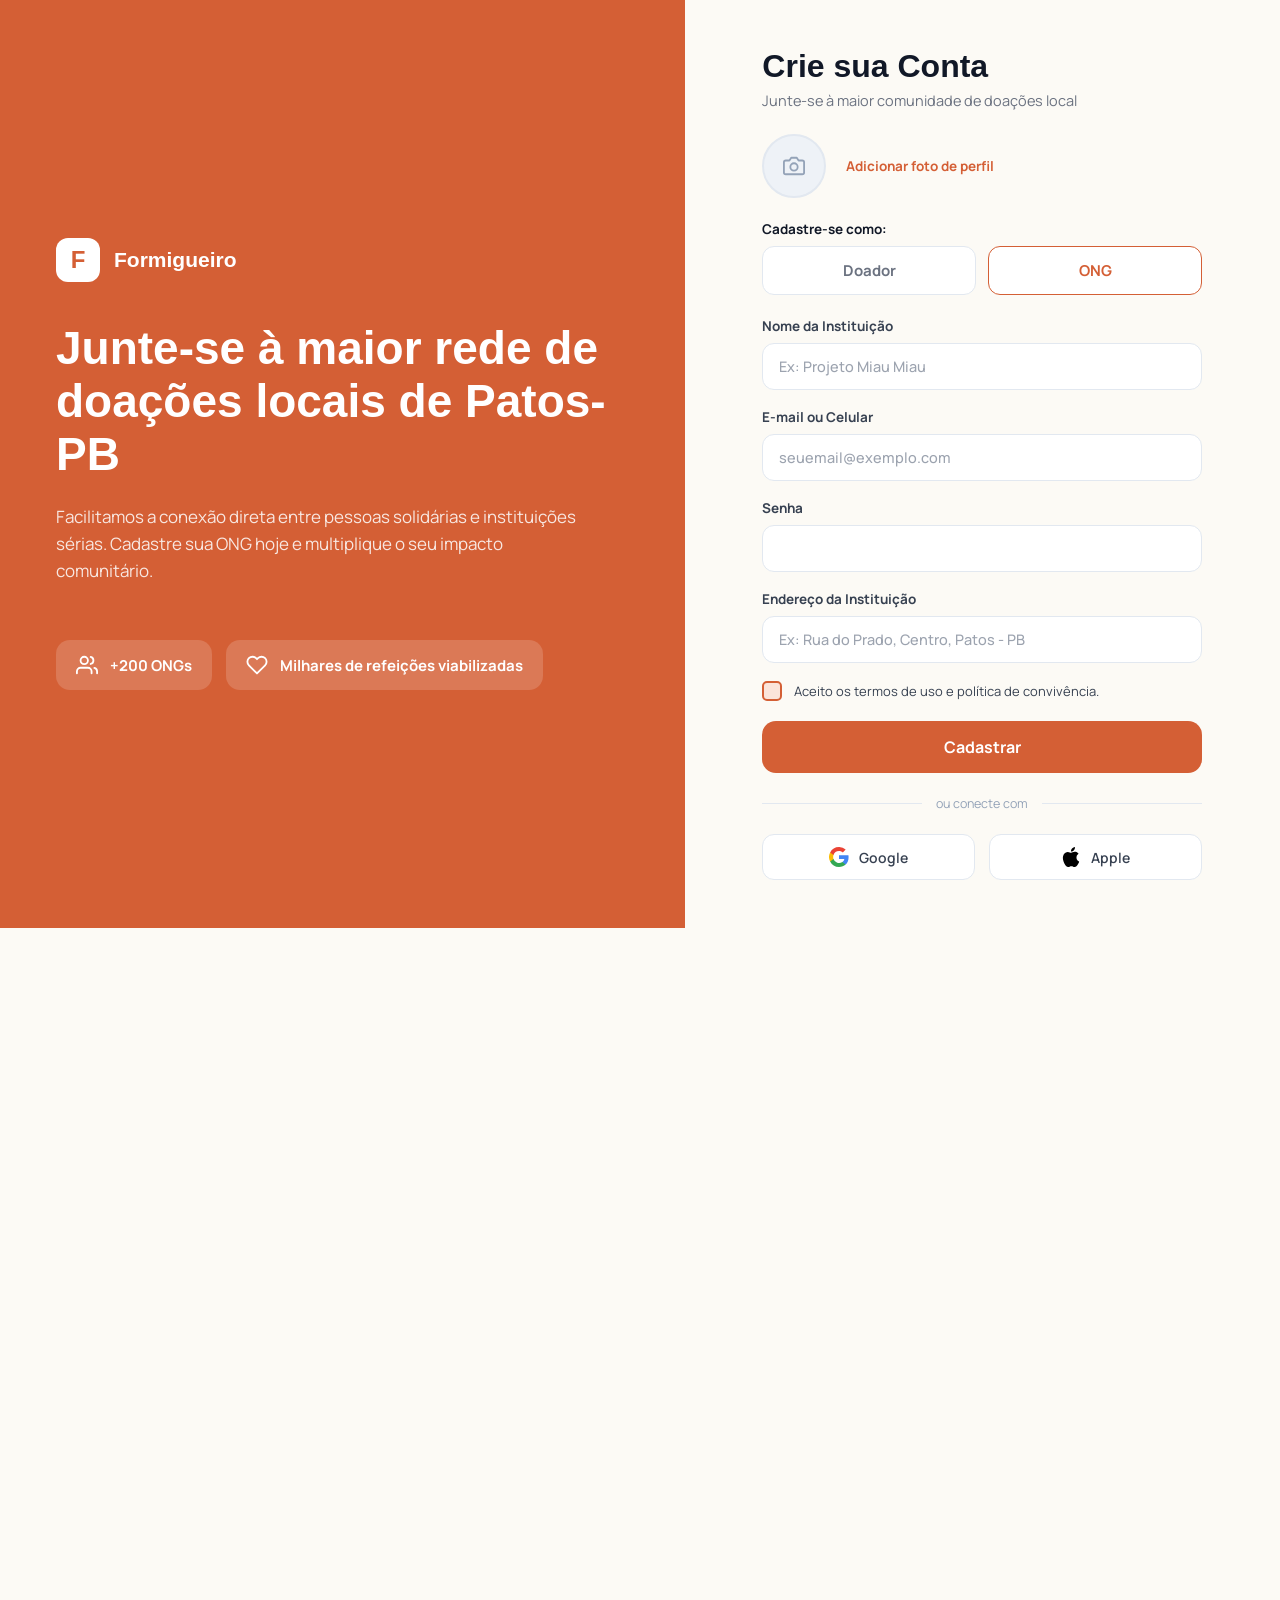
<file: formigueiro -1.2/index.html>
<!DOCTYPE html>
<html lang="pt-BR">
<head>
  <meta charset="UTF-8">
  <meta http-equiv="refresh" content="0; url=cadastro-ong.html">
  <title>Formigueiro</title>
</head>
<body>
  <p><a href="cadastro-ong.html">Ir para o Formigueiro</a></p>
</body>
</html>
</file>
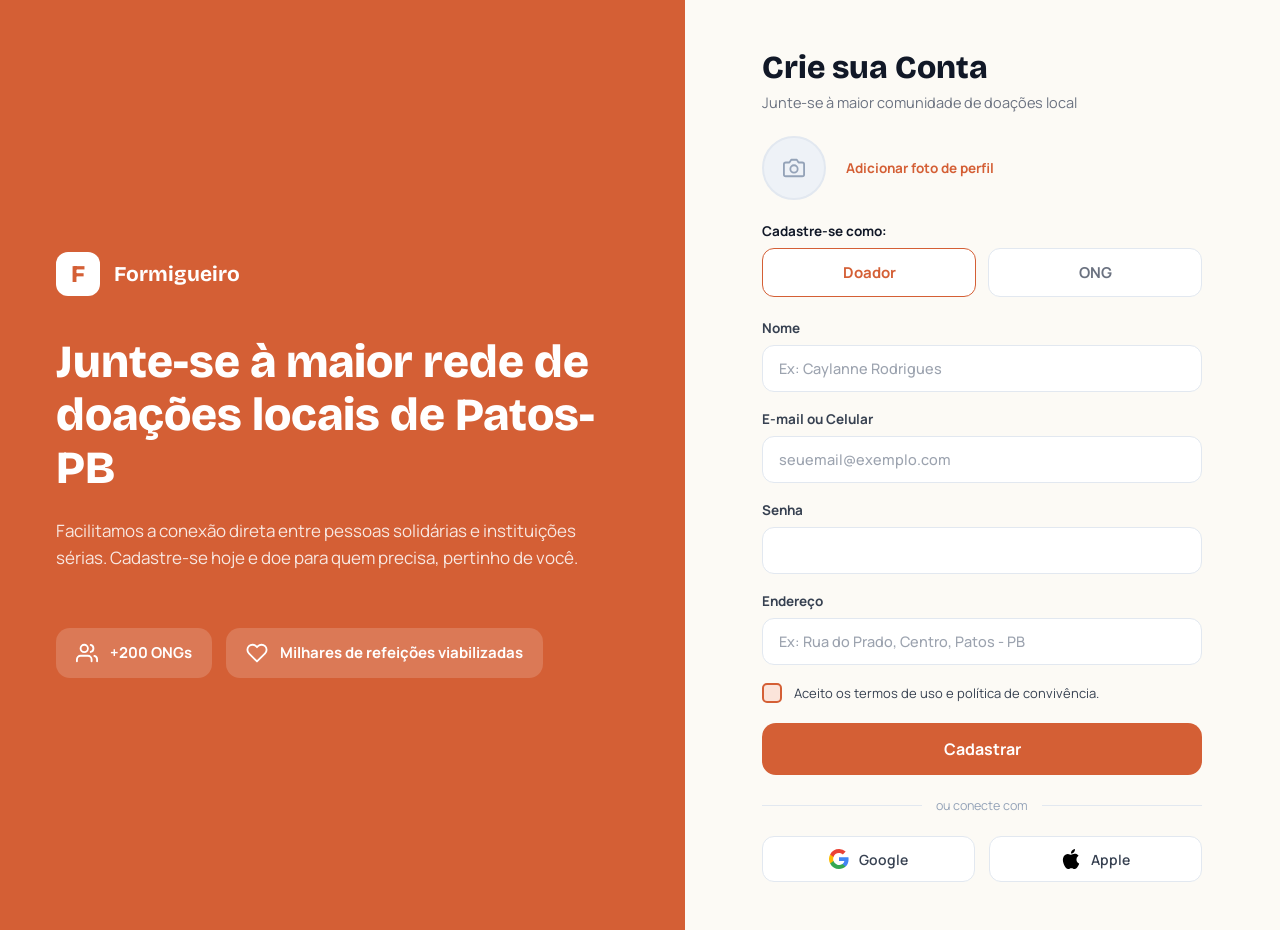
<file: formigueiro -1.2/cadastro-doador.html>
<!DOCTYPE html>
<html lang="pt-BR">
<head>
  <meta charset="UTF-8">
  <meta name="viewport" content="width=device-width, initial-scale=1">
  <title>Cadastro Doador | Formigueiro</title>
  <link rel="preconnect" href="https://fonts.googleapis.com">
  <link rel="preconnect" href="https://fonts.gstatic.com" crossorigin>
  <link href="https://fonts.googleapis.com/css2?family=Bricolage+Grotesque:wght@700;800&family=Manrope:wght@500;600;700;800&display=swap" rel="stylesheet">
  <link rel="stylesheet" href="assets/Css/cadastro-doador.css">
  <script src="assets/Js/comum.js" defer></script>
  <script src="assets/Js/cadastro.js" defer></script>
</head>
<body>
  <main class="tela">

    <section class="painel">
      <div class="logo"><span class="logo-icone">F</span><span class="logo-nome">Formigueiro</span></div>
      <h1>Junte-se à maior rede de doações locais de Patos-PB</h1>
      <p>Facilitamos a conexão direta entre pessoas solidárias e instituições sérias. Cadastre-se hoje e doe para quem precisa, pertinho de você.</p>
      <div class="selos">
        <div class="selo">
          <svg viewBox="0 0 24 24" fill="none" stroke="currentColor" stroke-width="2" stroke-linecap="round" stroke-linejoin="round" aria-hidden="true"><path d="M17 21v-2a4 4 0 0 0-4-4H5a4 4 0 0 0-4 4v2"/><circle cx="9" cy="7" r="4"/><path d="M23 21v-2a4 4 0 0 0-3-3.87M16 3.13a4 4 0 0 1 0 7.75"/></svg>
          +200 ONGs
        </div>
        <div class="selo">
          <svg viewBox="0 0 24 24" fill="none" stroke="currentColor" stroke-width="2" stroke-linecap="round" stroke-linejoin="round" aria-hidden="true"><path d="M20.84 4.61a5.5 5.5 0 0 0-7.78 0L12 5.67l-1.06-1.06a5.5 5.5 0 0 0-7.78 7.78L12 21.23l8.84-8.84a5.5 5.5 0 0 0 0-7.78z"/></svg>
          Milhares de refeições viabilizadas
        </div>
      </div>
    </section>

    <section class="formulario">
      <div class="formulario-conteudo">
        <h2>Crie sua Conta</h2>
        <p class="subtitulo">Junte-se à maior comunidade de doações local</p>

        <div class="foto">
          <label class="foto-circulo" for="foto" aria-label="Adicionar foto de perfil">
            <svg id="foto-icone" viewBox="0 0 24 24" fill="none" stroke="currentColor" stroke-width="2" stroke-linecap="round" stroke-linejoin="round" aria-hidden="true"><path d="M23 19a2 2 0 0 1-2 2H3a2 2 0 0 1-2-2V8a2 2 0 0 1 2-2h4l2-3h6l2 3h4a2 2 0 0 1 2 2z"/><circle cx="12" cy="13" r="4"/></svg>
            <img id="foto-previa" alt="Prévia da foto de perfil" hidden>
          </label>
          <label class="foto-texto" for="foto">Adicionar foto de perfil</label>
          <input type="file" id="foto" accept="image/*" hidden>
        </div>
        <p class="erro erro-foto" id="erro-foto" role="alert"></p>

        <span class="rotulo">Cadastre-se como:</span>
        <nav class="tipo" aria-label="Tipo de conta">
          <a href="cadastro-doador.html" class="ativo">Doador</a>
          <a href="cadastro-ong.html" class="">ONG</a>
        </nav>

        <form id="form-cadastro" data-tipo="doador" action="#" method="post" novalidate>
          <div class="campo">
            <label for="nome">Nome</label>
            <input type="text" id="nome" name="nome" placeholder="Ex: Caylanne Rodrigues" required>
          </div>
          <p class="erro" id="erro-nome" role="alert"></p>
          <div class="campo">
            <label for="contato">E-mail ou Celular</label>
            <input type="text" id="contato" name="contato" placeholder="seuemail@exemplo.com" autocomplete="email" required>
          </div>
          <p class="erro" id="erro-contato" role="alert"></p>
          <div class="campo">
            <label for="senha">Senha</label>
            <input type="password" id="senha" name="senha" autocomplete="new-password" required>
          </div>
          <p class="erro" id="erro-senha" role="alert"></p>
          <div class="campo">
            <label for="endereco">Endereço</label>
            <input type="text" id="endereco" name="endereco" placeholder="Ex: Rua do Prado, Centro, Patos - PB" required>
          </div>
          <p class="erro" id="erro-endereco" role="alert"></p>

          <label class="termos">
            <input type="checkbox" id="termos" name="termos" required>
            Aceito os termos de uso e política de convivência.
          </label>
          <p class="erro erro-termos" id="erro-termos" role="alert"></p>

          <div id="mensagem-form" class="aviso" role="status" hidden></div>

          <button type="submit" class="botao">Cadastrar</button>
        </form>

        <div class="divisor">ou conecte com</div>

        <div class="social">
          <a href="#"><svg viewBox="0 0 24 24" aria-hidden="true"><path fill="#4285F4" d="M23.5 12.27c0-.79-.07-1.54-.2-2.27H12v4.51h6.47a5.54 5.54 0 0 1-2.4 3.63v3h3.88c2.27-2.09 3.55-5.17 3.55-8.87z"/><path fill="#34A853" d="M12 24c3.24 0 5.96-1.07 7.95-2.91l-3.88-3a7.2 7.2 0 0 1-10.7-3.78H1.34v3.09A12 12 0 0 0 12 24z"/><path fill="#FBBC05" d="M5.37 14.31a7.2 7.2 0 0 1 0-4.62V6.6H1.34a12 12 0 0 0 0 10.8z"/><path fill="#EA4335" d="M12 4.75c1.76 0 3.34.6 4.58 1.8l3.43-3.43A11.5 11.5 0 0 0 12 0 12 12 0 0 0 1.34 6.6l4.03 3.09A7.2 7.2 0 0 1 12 4.75z"/></svg>Google</a>
          <a href="#"><svg viewBox="0 0 24 24" aria-hidden="true"><path d="M12.152 6.896c-.948 0-2.415-1.078-3.96-1.04-2.04.027-3.91 1.183-4.961 3.014-2.117 3.675-.546 9.103 1.519 12.09 1.013 1.454 2.208 3.09 3.792 3.039 1.52-.065 2.09-.987 3.935-.987 1.831 0 2.35.987 3.96.948 1.637-.026 2.676-1.48 3.676-2.948 1.156-1.688 1.636-3.325 1.662-3.415-.039-.013-3.182-1.221-3.22-4.857-.026-3.04 2.48-4.494 2.597-4.559-1.429-2.09-3.623-2.324-4.39-2.376-2-.156-3.675 1.09-4.61 1.09zM15.53 3.83c.843-1.012 1.4-2.427 1.245-3.83-1.207.052-2.662.805-3.532 1.818-.78.896-1.454 2.338-1.273 3.714 1.338.104 2.715-.688 3.559-1.701"/></svg>Apple</a>
        </div>
      </div>
    </section>

  </main>
</body>
</html>
</file>
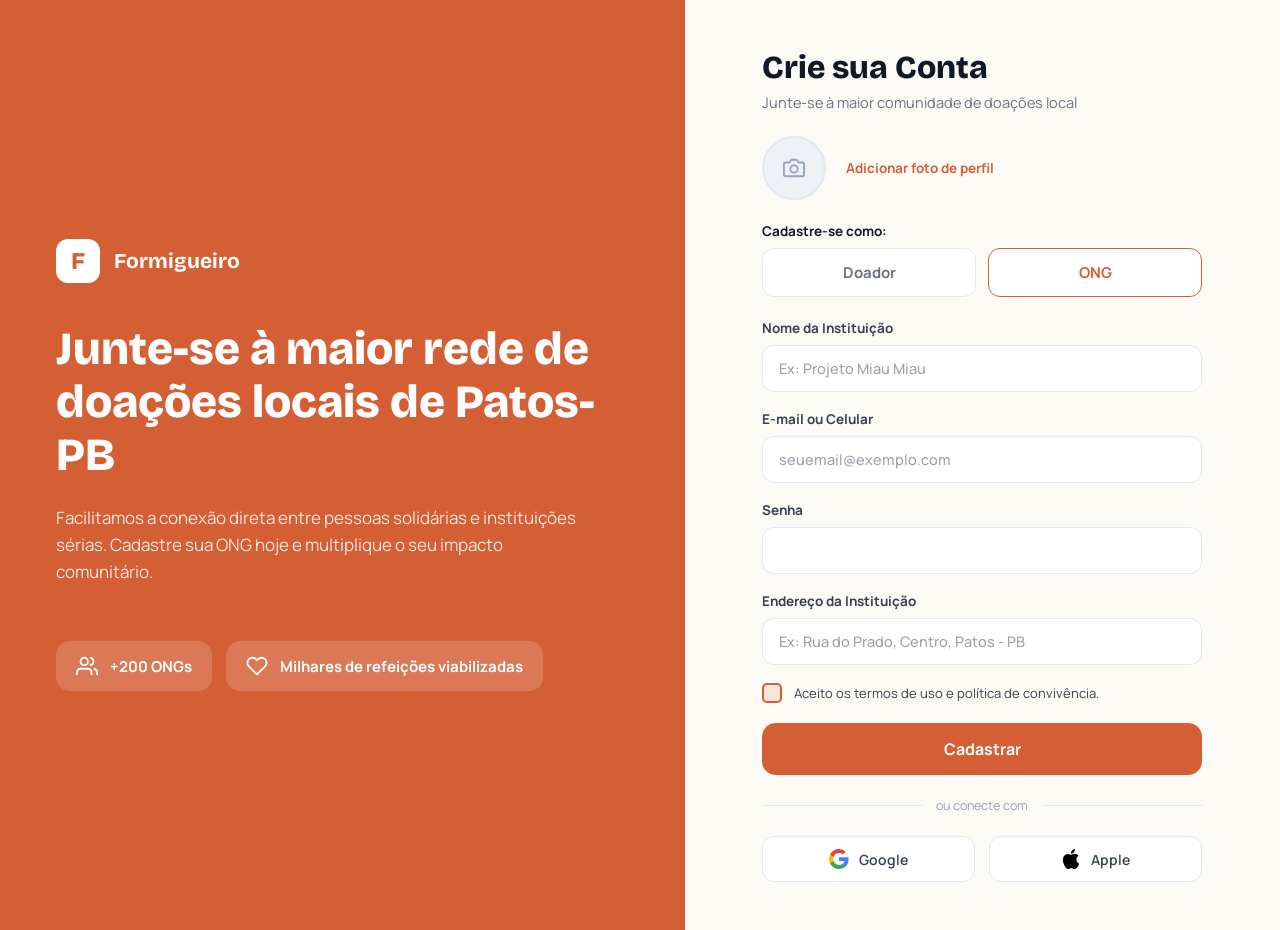
<file: formigueiro -1.2/cadastro-ong.html>
<!DOCTYPE html>
<html lang="pt-BR">
<head>
  <meta charset="UTF-8">
  <meta name="viewport" content="width=device-width, initial-scale=1">
  <title>Cadastro ONG | Formigueiro</title>
  <link rel="preconnect" href="https://fonts.googleapis.com">
  <link rel="preconnect" href="https://fonts.gstatic.com" crossorigin>
  <link href="https://fonts.googleapis.com/css2?family=Bricolage+Grotesque:wght@700;800&family=Manrope:wght@500;600;700;800&display=swap" rel="stylesheet">
  <link rel="stylesheet" href="assets/Css/cadastro-ong.css">
  <script src="assets/Js/comum.js" defer></script>
  <script src="assets/Js/cadastro.js" defer></script>
</head>
<body>
  <main class="tela">

    <section class="painel">
      <div class="logo"><span class="logo-icone">F</span><span class="logo-nome">Formigueiro</span></div>
      <h1>Junte-se à maior rede de doações locais de Patos-PB</h1>
      <p>Facilitamos a conexão direta entre pessoas solidárias e instituições sérias. Cadastre sua ONG hoje e multiplique o seu impacto comunitário.</p>
      <div class="selos">
        <div class="selo">
          <svg viewBox="0 0 24 24" fill="none" stroke="currentColor" stroke-width="2" stroke-linecap="round" stroke-linejoin="round" aria-hidden="true"><path d="M17 21v-2a4 4 0 0 0-4-4H5a4 4 0 0 0-4 4v2"/><circle cx="9" cy="7" r="4"/><path d="M23 21v-2a4 4 0 0 0-3-3.87M16 3.13a4 4 0 0 1 0 7.75"/></svg>
          +200 ONGs
        </div>
        <div class="selo">
          <svg viewBox="0 0 24 24" fill="none" stroke="currentColor" stroke-width="2" stroke-linecap="round" stroke-linejoin="round" aria-hidden="true"><path d="M20.84 4.61a5.5 5.5 0 0 0-7.78 0L12 5.67l-1.06-1.06a5.5 5.5 0 0 0-7.78 7.78L12 21.23l8.84-8.84a5.5 5.5 0 0 0 0-7.78z"/></svg>
          Milhares de refeições viabilizadas
        </div>
      </div>
    </section>

    <section class="formulario">
      <div class="formulario-conteudo">
        <h2>Crie sua Conta</h2>
        <p class="subtitulo">Junte-se à maior comunidade de doações local</p>

        <div class="foto">
          <label class="foto-circulo" for="foto" aria-label="Adicionar foto de perfil">
            <svg id="foto-icone" viewBox="0 0 24 24" fill="none" stroke="currentColor" stroke-width="2" stroke-linecap="round" stroke-linejoin="round" aria-hidden="true"><path d="M23 19a2 2 0 0 1-2 2H3a2 2 0 0 1-2-2V8a2 2 0 0 1 2-2h4l2-3h6l2 3h4a2 2 0 0 1 2 2z"/><circle cx="12" cy="13" r="4"/></svg>
            <img id="foto-previa" alt="Prévia da foto de perfil" hidden>
          </label>
          <label class="foto-texto" for="foto">Adicionar foto de perfil</label>
          <input type="file" id="foto" accept="image/*" hidden>
        </div>
        <p class="erro erro-foto" id="erro-foto" role="alert"></p>

        <span class="rotulo">Cadastre-se como:</span>
        <nav class="tipo" aria-label="Tipo de conta">
          <a href="cadastro-doador.html" class="">Doador</a>
          <a href="cadastro-ong.html" class="ativo">ONG</a>
        </nav>

        <form id="form-cadastro" data-tipo="ong" action="#" method="post" novalidate>
          <div class="campo">
            <label for="nome">Nome da Instituição</label>
            <input type="text" id="nome" name="nome" placeholder="Ex: Projeto Miau Miau" required>
          </div>
          <p class="erro" id="erro-nome" role="alert"></p>
          <div class="campo">
            <label for="contato">E-mail ou Celular</label>
            <input type="text" id="contato" name="contato" placeholder="seuemail@exemplo.com" autocomplete="email" required>
          </div>
          <p class="erro" id="erro-contato" role="alert"></p>
          <div class="campo">
            <label for="senha">Senha</label>
            <input type="password" id="senha" name="senha" autocomplete="new-password" required>
          </div>
          <p class="erro" id="erro-senha" role="alert"></p>
          <div class="campo">
            <label for="endereco">Endereço da Instituição</label>
            <input type="text" id="endereco" name="endereco" placeholder="Ex: Rua do Prado, Centro, Patos - PB" required>
          </div>
          <p class="erro" id="erro-endereco" role="alert"></p>

          <label class="termos">
            <input type="checkbox" id="termos" name="termos" required>
            Aceito os termos de uso e política de convivência.
          </label>
          <p class="erro erro-termos" id="erro-termos" role="alert"></p>

          <div id="mensagem-form" class="aviso" role="status" hidden></div>

          <button type="submit" class="botao">Cadastrar</button>
        </form>

        <div class="divisor">ou conecte com</div>

        <div class="social">
          <a href="#"><svg viewBox="0 0 24 24" aria-hidden="true"><path fill="#4285F4" d="M23.5 12.27c0-.79-.07-1.54-.2-2.27H12v4.51h6.47a5.54 5.54 0 0 1-2.4 3.63v3h3.88c2.27-2.09 3.55-5.17 3.55-8.87z"/><path fill="#34A853" d="M12 24c3.24 0 5.96-1.07 7.95-2.91l-3.88-3a7.2 7.2 0 0 1-10.7-3.78H1.34v3.09A12 12 0 0 0 12 24z"/><path fill="#FBBC05" d="M5.37 14.31a7.2 7.2 0 0 1 0-4.62V6.6H1.34a12 12 0 0 0 0 10.8z"/><path fill="#EA4335" d="M12 4.75c1.76 0 3.34.6 4.58 1.8l3.43-3.43A11.5 11.5 0 0 0 12 0 12 12 0 0 0 1.34 6.6l4.03 3.09A7.2 7.2 0 0 1 12 4.75z"/></svg>Google</a>
          <a href="#"><svg viewBox="0 0 24 24" aria-hidden="true"><path d="M12.152 6.896c-.948 0-2.415-1.078-3.96-1.04-2.04.027-3.91 1.183-4.961 3.014-2.117 3.675-.546 9.103 1.519 12.09 1.013 1.454 2.208 3.09 3.792 3.039 1.52-.065 2.09-.987 3.935-.987 1.831 0 2.35.987 3.96.948 1.637-.026 2.676-1.48 3.676-2.948 1.156-1.688 1.636-3.325 1.662-3.415-.039-.013-3.182-1.221-3.22-4.857-.026-3.04 2.48-4.494 2.597-4.559-1.429-2.09-3.623-2.324-4.39-2.376-2-.156-3.675 1.09-4.61 1.09zM15.53 3.83c.843-1.012 1.4-2.427 1.245-3.83-1.207.052-2.662.805-3.532 1.818-.78.896-1.454 2.338-1.273 3.714 1.338.104 2.715-.688 3.559-1.701"/></svg>Apple</a>
        </div>
      </div>
    </section>

  </main>
</body>
</html>
</file>
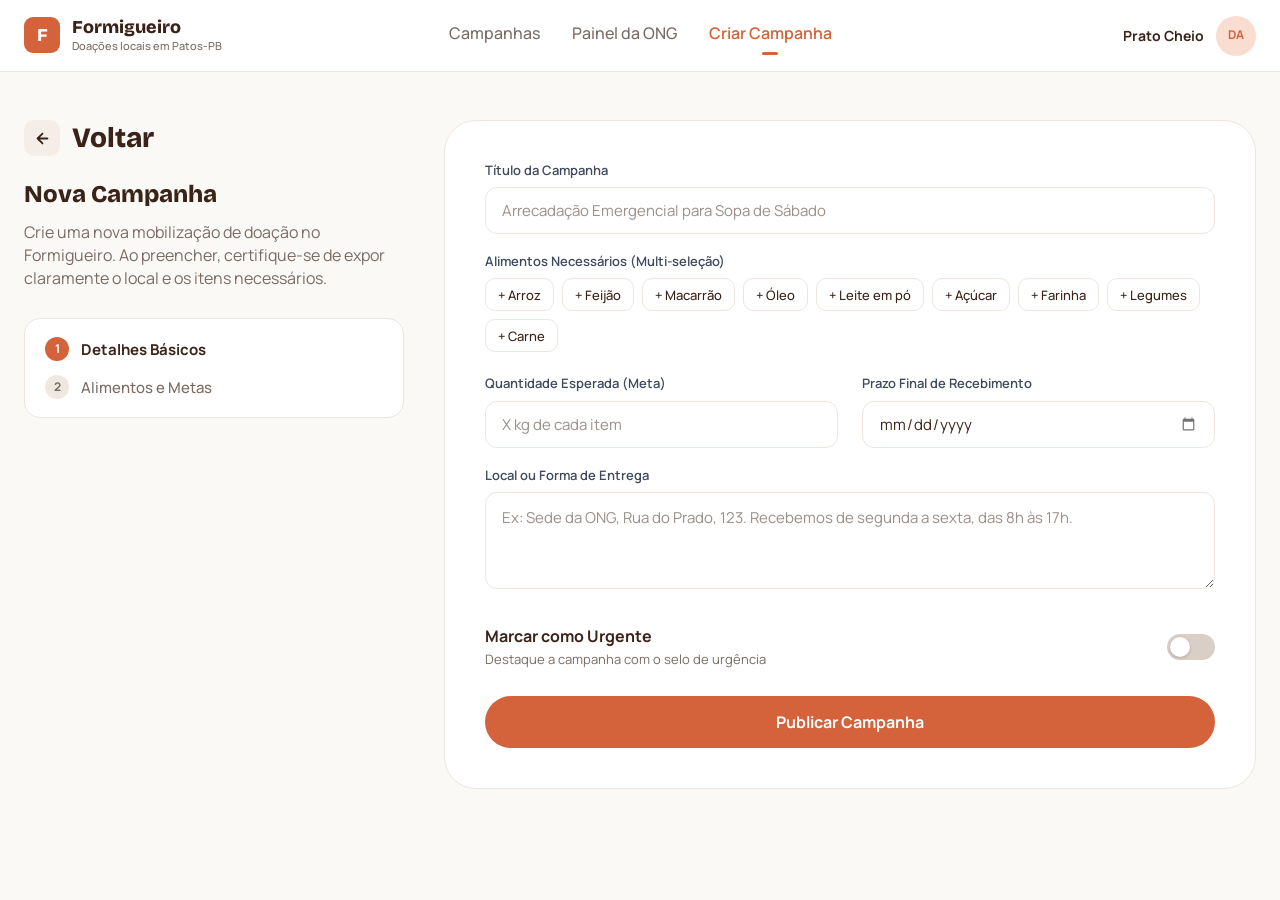
<file: formigueiro -1.2/criar-campanha.html>
<!DOCTYPE html>
<html lang="pt-BR">
<head>
  <meta charset="UTF-8">
  <meta name="viewport" content="width=device-width, initial-scale=1">
  <title>Nova Campanha | Formigueiro</title>
  <link rel="preconnect" href="https://fonts.googleapis.com">
  <link rel="preconnect" href="https://fonts.gstatic.com" crossorigin>
  <link href="https://fonts.googleapis.com/css2?family=Bricolage+Grotesque:wght@700;800&family=Manrope:wght@400;500;600;700;800&display=swap" rel="stylesheet">
  <link rel="stylesheet" href="assets/Css/criar-campanha.css">
  <script src="assets/Js/comum.js" defer></script>
  <script src="assets/Js/criar-campanha.js" defer></script>
</head>
<body>

  <header class="topo">
    <div class="topo-conteudo">
      <a href="home-ong.html" class="logo" aria-label="Formigueiro, página inicial">
        <span class="logo-icone">F</span>
        <span class="logo-texto">
          <span class="logo-nome">Formigueiro</span>
          <span class="logo-sub">Doações locais em Patos-PB</span>
        </span>
      </a>

      <nav class="menu" aria-label="Navegação principal">
        <a href="home-ong.html">Campanhas</a>
        <a href="painel-ong.html">Painel da ONG</a>
        <a href="criar-campanha.html" class="ativo" aria-current="page">Criar Campanha</a>
      </nav>

      <a href="perfil-ong.html" class="perfil" aria-label="Perfil da instituição">
        <span class="perfil-nome">Prato Cheio</span>
        <span class="avatar">DA</span>
      </a>
    </div>
  </header>

  <main class="pagina">

    <aside class="lateral">
      <a href="home-ong.html" class="voltar">
        <span class="voltar-icone">
          <svg viewBox="0 0 24 24" fill="none" stroke="currentColor" stroke-width="2.5" stroke-linecap="round" stroke-linejoin="round" aria-hidden="true"><path d="M19 12H5M12 19l-7-7 7-7"/></svg>
        </span>
        Voltar
      </a>

      <h1>Nova Campanha</h1>
      <p class="descricao">Crie uma nova mobilização de doação no Formigueiro. Ao preencher, certifique-se de expor claramente o local e os itens necessários.</p>

      <ol class="etapas" aria-label="Etapas do cadastro">
        <li class="etapa ativa" data-etapa="1"><span class="etapa-num">1</span>Detalhes Básicos</li>
        <li class="etapa" data-etapa="2"><span class="etapa-num">2</span>Alimentos e Metas</li>
      </ol>
    </aside>

    <section class="cartao">
      <form id="form-campanha" action="#" method="post" novalidate>

        <div class="grupo" data-etapa="1">
          <div class="campo">
            <label for="titulo">Título da Campanha</label>
            <input type="text" id="titulo" name="titulo" maxlength="80" placeholder="Arrecadação Emergencial para Sopa de Sábado" required>
          </div>
          <p class="erro" id="erro-titulo" role="alert"></p>
        </div>

        <div class="grupo" data-etapa="2">
          <div class="campo">
            <span class="rotulo" id="rotulo-alimentos">Alimentos Necessários (Multi-seleção)</span>
            <div class="chips" id="chips" role="group" aria-labelledby="rotulo-alimentos"></div>
          </div>
          <p class="erro" id="erro-alimentos" role="alert"></p>

          <div class="linha">
            <div class="coluna">
              <div class="campo">
                <label for="meta">Quantidade Esperada (Meta)</label>
                <input type="text" id="meta" name="meta" placeholder="X kg de cada item" required>
              </div>
              <p class="erro" id="erro-meta" role="alert"></p>
            </div>
            <div class="coluna">
              <div class="campo">
                <label for="prazo">Prazo Final de Recebimento</label>
                <input type="date" id="prazo" name="prazo" required>
              </div>
              <p class="erro" id="erro-prazo" role="alert"></p>
            </div>
          </div>
        </div>

        <div class="grupo" data-etapa="1">
          <div class="campo">
            <label for="local">Local ou Forma de Entrega</label>
            <textarea id="local" name="local" rows="3" maxlength="300" placeholder="Ex: Sede da ONG, Rua do Prado, 123. Recebemos de segunda a sexta, das 8h às 17h." required></textarea>
          </div>
          <p class="erro" id="erro-local" role="alert"></p>
        </div>

        <div class="urgente">
          <div>
            <label for="urgente" class="urgente-titulo">Marcar como Urgente</label>
            <p class="urgente-texto" id="urgente-texto">Destaque a campanha com o selo de urgência</p>
          </div>
          <label class="interruptor">
            <input type="checkbox" id="urgente" name="urgente" role="switch" aria-describedby="urgente-texto">
            <span class="interruptor-trilho" aria-hidden="true"></span>
          </label>
        </div>

        <div id="mensagem-form" class="aviso" role="status" hidden></div>

        <button type="submit" class="botao">Publicar Campanha</button>
      </form>
    </section>

  </main>

</body>
</html>
</file>
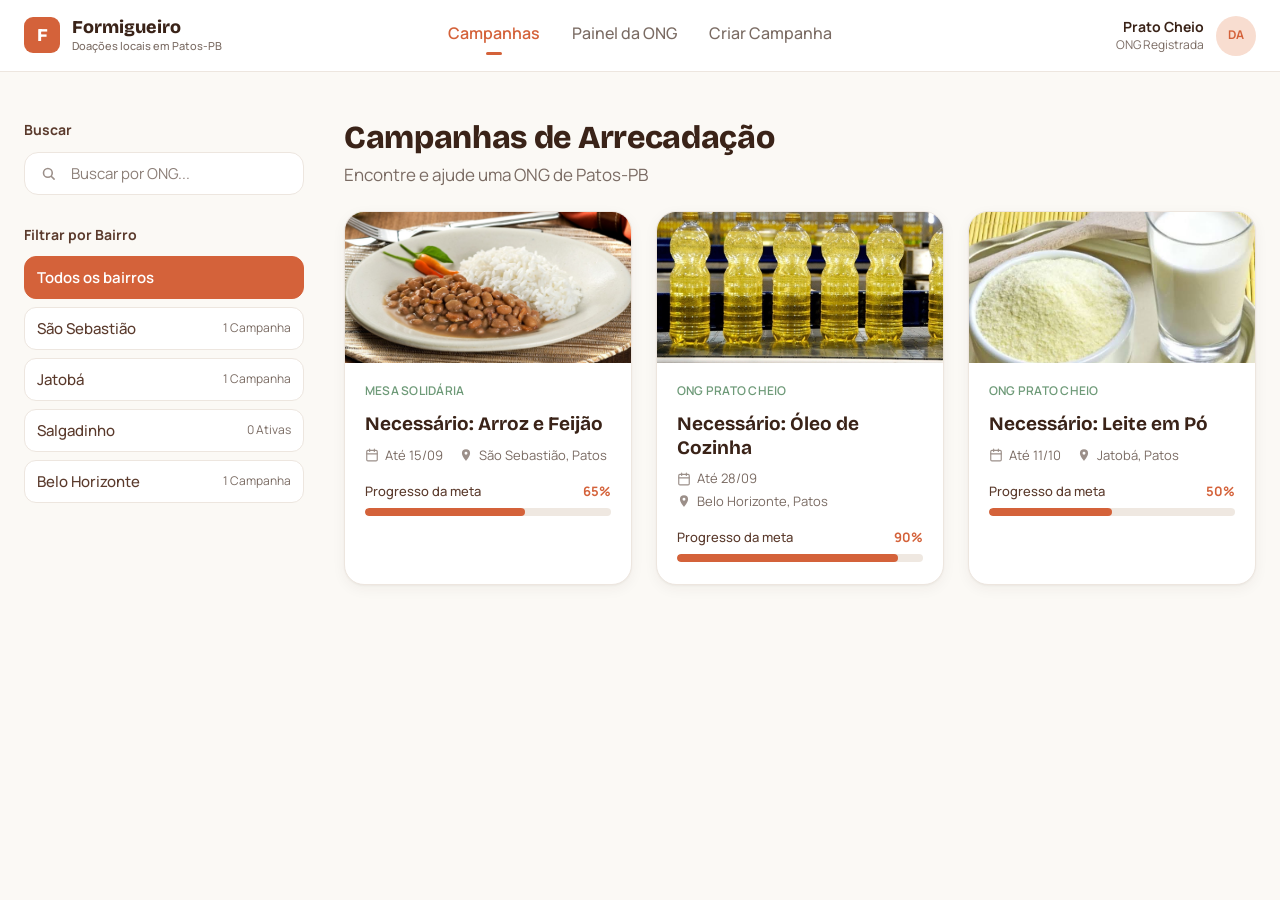
<file: formigueiro -1.2/home-ong.html>
<!DOCTYPE html>
<html lang="pt-BR">
<head>
  <meta charset="UTF-8">
  <meta name="viewport" content="width=device-width, initial-scale=1">
  <title>Campanhas | Formigueiro</title>
  <link rel="preconnect" href="https://fonts.googleapis.com">
  <link rel="preconnect" href="https://fonts.gstatic.com" crossorigin>
  <link href="https://fonts.googleapis.com/css2?family=Bricolage+Grotesque:wght@700;800&family=Manrope:wght@400;500;600;700;800&display=swap" rel="stylesheet">
  <link rel="stylesheet" href="assets/Css/home-ong.css">
  <script src="assets/Js/comum.js" defer></script>
  <script src="assets/Js/home.js" defer></script>
</head>
<body>

  <header class="topo">
    <div class="topo-conteudo">
      <a href="home-ong.html" class="logo" aria-label="Formigueiro, página inicial">
        <span class="logo-icone">F</span>
        <span class="logo-texto">
          <span class="logo-nome">Formigueiro</span>
          <span class="logo-sub">Doações locais em Patos-PB</span>
        </span>
      </a>

      <nav class="menu" aria-label="Navegação principal">
        <a href="home-ong.html" class="ativo" aria-current="page">Campanhas</a>
        <a href="painel-ong.html">Painel da ONG</a>
        <a href="criar-campanha.html">Criar Campanha</a>
      </nav>

      <a href="perfil-ong.html" class="perfil" aria-label="Perfil da instituição">
        <span class="perfil-texto">
          <span class="perfil-nome" id="perfil-nome">Prato Cheio</span>
          <span class="perfil-tipo">ONG Registrada</span>
        </span>
        <span class="avatar" id="perfil-avatar">DA</span>
      </a>
    </div>
  </header>

  <main class="pagina">

    <aside class="lateral">
      <div class="busca">
        <label for="busca" class="lateral-titulo">Buscar</label>
        <div class="busca-campo">
          <svg viewBox="0 0 24 24" fill="none" stroke="currentColor" stroke-width="2.5" stroke-linecap="round" aria-hidden="true"><circle cx="11" cy="11" r="7"/><path d="M21 21l-4.3-4.3"/></svg>
          <input type="search" id="busca" placeholder="Buscar por ONG..." autocomplete="off">
        </div>
      </div>

      <div class="bairros">
        <h2 class="lateral-titulo">Filtrar por Bairro</h2>
        <ul class="bairros-lista" id="bairros-lista"></ul>
      </div>
    </aside>

    <section class="conteudo">
      <h1>Campanhas de Arrecadação</h1>
      <p class="subtitulo">Encontre e ajude uma ONG de Patos-PB</p>

      <div class="campanhas" id="campanhas"></div>
      <p class="vazio" id="vazio" hidden>Nenhuma campanha encontrada. Tente outro bairro ou outro nome de ONG.</p>
    </section>

  </main>

</body>
</html>
</file>
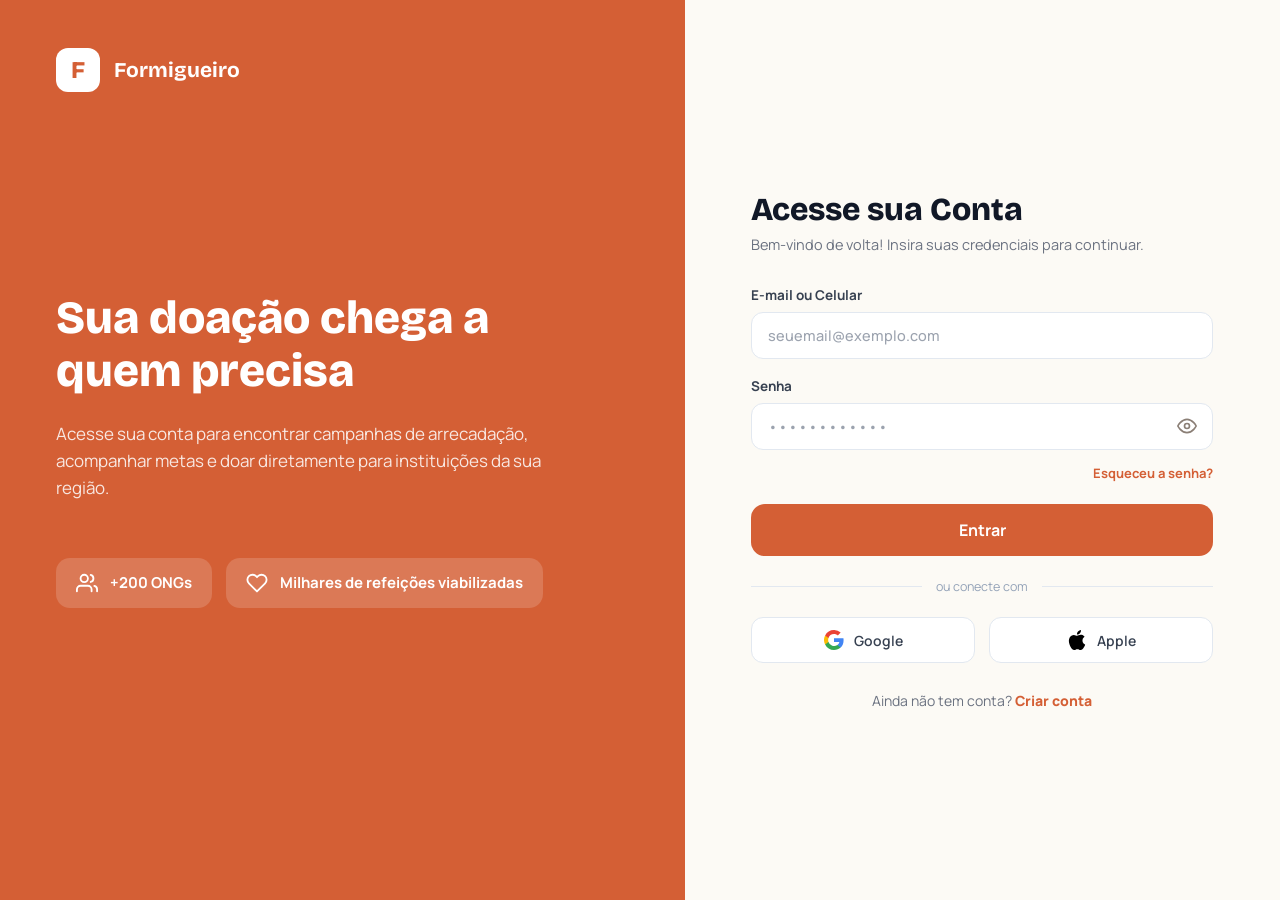
<file: formigueiro -1.2/login-doador.html>
<!DOCTYPE html>
<html lang="pt-BR">
<head>
  <meta charset="UTF-8">
  <meta name="viewport" content="width=device-width, initial-scale=1">
  <title>Login Doador | Formigueiro</title>
  <link rel="preconnect" href="https://fonts.googleapis.com">
  <link rel="preconnect" href="https://fonts.gstatic.com" crossorigin>
  <link href="https://fonts.googleapis.com/css2?family=Bricolage+Grotesque:wght@700;800&family=Manrope:wght@500;600;700;800&display=swap" rel="stylesheet">
  <link rel="stylesheet" href="assets/Css/login-doador.css">
  <link rel="stylesheet" href="#">
  <script src="assets/Js/comum.js" defer></script>
  <script src="assets/Js/login.js" defer></script>
</head>
<body>
  <main class="tela">

    <section class="painel">
      <div class="logo"><span class="logo-icone">F</span><span class="logo-nome">Formigueiro</span></div>
      <h1>Sua doação chega a quem precisa</h1>
      <p>Acesse sua conta para encontrar campanhas de arrecadação, acompanhar metas e doar diretamente para instituições da sua região.</p>
      <div class="selos">
        <div class="selo">
          <svg viewBox="0 0 24 24" fill="none" stroke="currentColor" stroke-width="2" stroke-linecap="round" stroke-linejoin="round" aria-hidden="true"><path d="M17 21v-2a4 4 0 0 0-4-4H5a4 4 0 0 0-4 4v2"/><circle cx="9" cy="7" r="4"/><path d="M23 21v-2a4 4 0 0 0-3-3.87M16 3.13a4 4 0 0 1 0 7.75"/></svg>
          +200 ONGs
        </div>
        <div class="selo">
          <svg viewBox="0 0 24 24" fill="none" stroke="currentColor" stroke-width="2" stroke-linecap="round" stroke-linejoin="round" aria-hidden="true"><path d="M20.84 4.61a5.5 5.5 0 0 0-7.78 0L12 5.67l-1.06-1.06a5.5 5.5 0 0 0-7.78 7.78L12 21.23l8.84-8.84a5.5 5.5 0 0 0 0-7.78z"/></svg>
          Milhares de refeições viabilizadas
        </div>
      </div>
    </section>

    <section class="formulario">
      <div class="formulario-conteudo">
        <h2>Acesse sua Conta</h2>
        <p class="subtitulo">Bem-vindo de volta! Insira suas credenciais para continuar.</p>

        <form id="form-login" data-tipo="doador" data-destino="campanhas.html" action="#" method="post" novalidate>
          <div class="campo">
            <label for="email">E-mail ou Celular</label>
            <input type="text" id="email" name="email" placeholder="seuemail@exemplo.com" autocomplete="email" required>
          </div>
          <p class="erro" id="erro-email" role="alert"></p>
          <div class="campo campo-senha">
            <label for="senha">Senha</label>
            <input type="password" id="senha" name="senha" placeholder="••••••••••••" autocomplete="current-password" required>
            <button type="button" class="ver-senha" aria-label="Mostrar senha">
              <svg viewBox="0 0 24 24" fill="none" stroke="currentColor" stroke-width="2" stroke-linecap="round" stroke-linejoin="round" aria-hidden="true"><path d="M1 12s4-8 11-8 11 8 11 8-4 8-11 8-11-8-11-8z"/><circle cx="12" cy="12" r="3"/></svg>
            </button>
          </div>
          <p class="erro" id="erro-senha" role="alert"></p>

          <a href="#" class="esqueceu" id="esqueceu">Esqueceu a senha?</a>

          <div id="mensagem-form" class="aviso" role="status" hidden></div>

          <button type="submit" class="botao">Entrar</button>
        </form>

        <div class="divisor">ou conecte com</div>

        <div class="social">
          <a href="#"><svg viewBox="0 0 24 24" aria-hidden="true"><path fill="#4285F4" d="M23.5 12.27c0-.79-.07-1.54-.2-2.27H12v4.51h6.47a5.54 5.54 0 0 1-2.4 3.63v3h3.88c2.27-2.09 3.55-5.17 3.55-8.87z"/><path fill="#34A853" d="M12 24c3.24 0 5.96-1.07 7.95-2.91l-3.88-3a7.2 7.2 0 0 1-10.7-3.78H1.34v3.09A12 12 0 0 0 12 24z"/><path fill="#FBBC05" d="M5.37 14.31a7.2 7.2 0 0 1 0-4.62V6.6H1.34a12 12 0 0 0 0 10.8z"/><path fill="#EA4335" d="M12 4.75c1.76 0 3.34.6 4.58 1.8l3.43-3.43A11.5 11.5 0 0 0 12 0 12 12 0 0 0 1.34 6.6l4.03 3.09A7.2 7.2 0 0 1 12 4.75z"/></svg>Google</a>
          <a href="#"><svg viewBox="0 0 24 24" aria-hidden="true"><path d="M12.152 6.896c-.948 0-2.415-1.078-3.96-1.04-2.04.027-3.91 1.183-4.961 3.014-2.117 3.675-.546 9.103 1.519 12.09 1.013 1.454 2.208 3.09 3.792 3.039 1.52-.065 2.09-.987 3.935-.987 1.831 0 2.35.987 3.96.948 1.637-.026 2.676-1.48 3.676-2.948 1.156-1.688 1.636-3.325 1.662-3.415-.039-.013-3.182-1.221-3.22-4.857-.026-3.04 2.48-4.494 2.597-4.559-1.429-2.09-3.623-2.324-4.39-2.376-2-.156-3.675 1.09-4.61 1.09zM15.53 3.83c.843-1.012 1.4-2.427 1.245-3.83-1.207.052-2.662.805-3.532 1.818-.78.896-1.454 2.338-1.273 3.714 1.338.104 2.715-.688 3.559-1.701"/></svg>Apple</a>
        </div>

        <p class="criar-conta">Ainda não tem conta? <a href="cadastro-doador.html">Criar conta</a></p>
      </div>
    </section>

  </main>
</body>
</html>
</file>
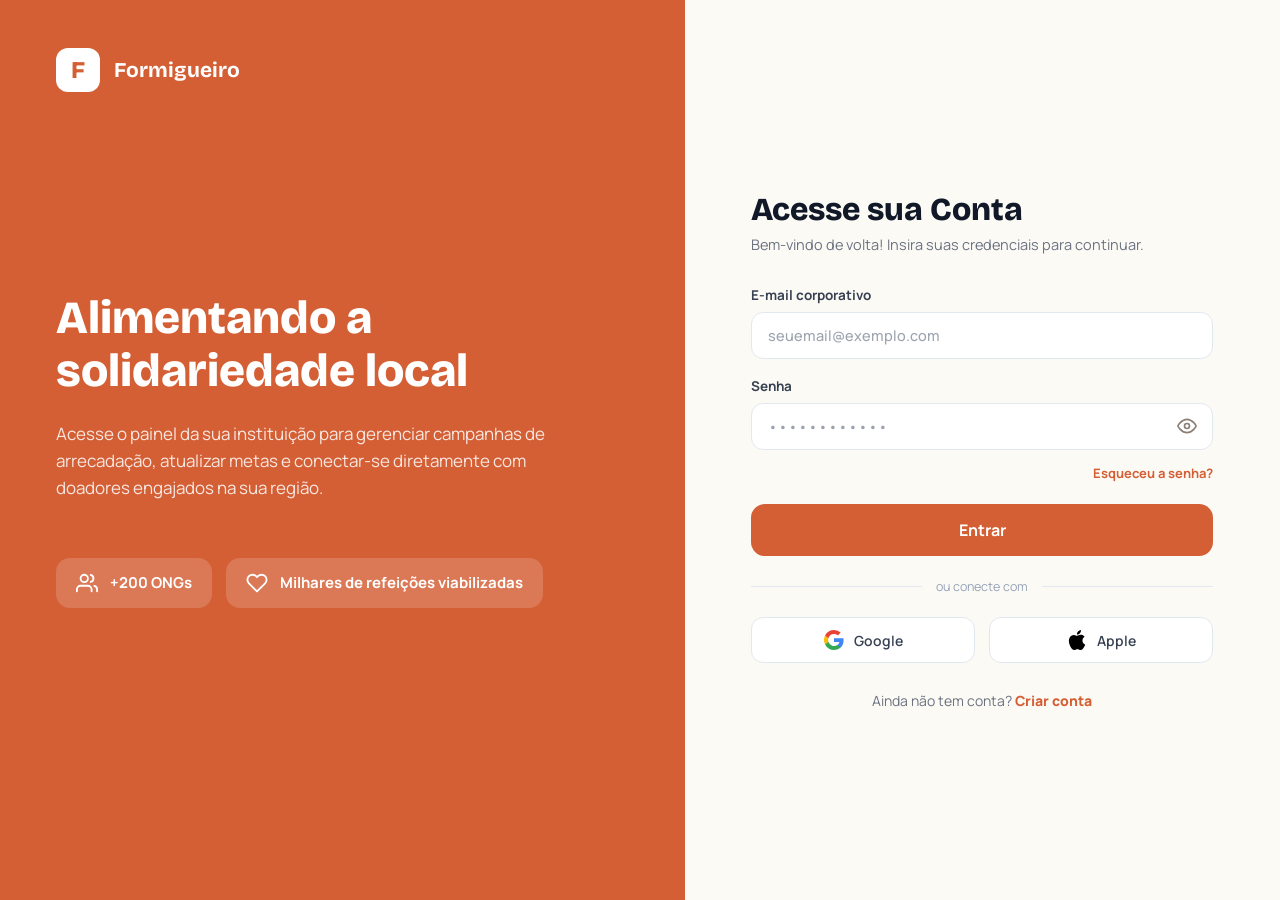
<file: formigueiro -1.2/login-ong.html>
<!DOCTYPE html>
<html lang="pt-BR">
<head>
  <meta charset="UTF-8">
  <meta name="viewport" content="width=device-width, initial-scale=1">
  <title>Login ONG | Formigueiro</title>
  <link rel="preconnect" href="https://fonts.googleapis.com">
  <link rel="preconnect" href="https://fonts.gstatic.com" crossorigin>
  <link href="https://fonts.googleapis.com/css2?family=Bricolage+Grotesque:wght@700;800&family=Manrope:wght@500;600;700;800&display=swap" rel="stylesheet">
  <link rel="stylesheet" href="assets/Css/login-ong.css">
  <script src="assets/Js/comum.js" defer></script>
  <script src="assets/Js/login.js" defer></script>
</head>
<body>
  <main class="tela">

    <section class="painel">
      <div class="logo"><span class="logo-icone">F</span><span class="logo-nome">Formigueiro</span></div>
      <h1>Alimentando a solidariedade local</h1>
      <p>Acesse o painel da sua instituição para gerenciar campanhas de arrecadação, atualizar metas e conectar-se diretamente com doadores engajados na sua região.</p>
      <div class="selos">
        <div class="selo">
          <svg viewBox="0 0 24 24" fill="none" stroke="currentColor" stroke-width="2" stroke-linecap="round" stroke-linejoin="round" aria-hidden="true"><path d="M17 21v-2a4 4 0 0 0-4-4H5a4 4 0 0 0-4 4v2"/><circle cx="9" cy="7" r="4"/><path d="M23 21v-2a4 4 0 0 0-3-3.87M16 3.13a4 4 0 0 1 0 7.75"/></svg>
          +200 ONGs
        </div>
        <div class="selo">
          <svg viewBox="0 0 24 24" fill="none" stroke="currentColor" stroke-width="2" stroke-linecap="round" stroke-linejoin="round" aria-hidden="true"><path d="M20.84 4.61a5.5 5.5 0 0 0-7.78 0L12 5.67l-1.06-1.06a5.5 5.5 0 0 0-7.78 7.78L12 21.23l8.84-8.84a5.5 5.5 0 0 0 0-7.78z"/></svg>
          Milhares de refeições viabilizadas
        </div>
      </div>
    </section>

    <section class="formulario">
      <div class="formulario-conteudo">
        <h2>Acesse sua Conta</h2>
        <p class="subtitulo">Bem-vindo de volta! Insira suas credenciais para continuar.</p>

        <form id="form-login" data-tipo="ong" data-destino="home-ong.html" action="#" method="post" novalidate>
          <div class="campo">
            <label for="email">E-mail corporativo</label>
            <input type="text" id="email" name="email" placeholder="seuemail@exemplo.com" autocomplete="email" required>
          </div>
          <p class="erro" id="erro-email" role="alert"></p>
          <div class="campo campo-senha">
            <label for="senha">Senha</label>
            <input type="password" id="senha" name="senha" placeholder="••••••••••••" autocomplete="current-password" required>
            <button type="button" class="ver-senha" aria-label="Mostrar senha">
              <svg viewBox="0 0 24 24" fill="none" stroke="currentColor" stroke-width="2" stroke-linecap="round" stroke-linejoin="round" aria-hidden="true"><path d="M1 12s4-8 11-8 11 8 11 8-4 8-11 8-11-8-11-8z"/><circle cx="12" cy="12" r="3"/></svg>
            </button>
          </div>
          <p class="erro" id="erro-senha" role="alert"></p>

          <a href="#" class="esqueceu" id="esqueceu">Esqueceu a senha?</a>

          <div id="mensagem-form" class="aviso" role="status" hidden></div>

          <button type="submit" class="botao">Entrar</button>
        </form>

        <div class="divisor">ou conecte com</div>

        <div class="social">
          <a href="#"><svg viewBox="0 0 24 24" aria-hidden="true"><path fill="#4285F4" d="M23.5 12.27c0-.79-.07-1.54-.2-2.27H12v4.51h6.47a5.54 5.54 0 0 1-2.4 3.63v3h3.88c2.27-2.09 3.55-5.17 3.55-8.87z"/><path fill="#34A853" d="M12 24c3.24 0 5.96-1.07 7.95-2.91l-3.88-3a7.2 7.2 0 0 1-10.7-3.78H1.34v3.09A12 12 0 0 0 12 24z"/><path fill="#FBBC05" d="M5.37 14.31a7.2 7.2 0 0 1 0-4.62V6.6H1.34a12 12 0 0 0 0 10.8z"/><path fill="#EA4335" d="M12 4.75c1.76 0 3.34.6 4.58 1.8l3.43-3.43A11.5 11.5 0 0 0 12 0 12 12 0 0 0 1.34 6.6l4.03 3.09A7.2 7.2 0 0 1 12 4.75z"/></svg>Google</a>
          <a href="#"><svg viewBox="0 0 24 24" aria-hidden="true"><path d="M12.152 6.896c-.948 0-2.415-1.078-3.96-1.04-2.04.027-3.91 1.183-4.961 3.014-2.117 3.675-.546 9.103 1.519 12.09 1.013 1.454 2.208 3.09 3.792 3.039 1.52-.065 2.09-.987 3.935-.987 1.831 0 2.35.987 3.96.948 1.637-.026 2.676-1.48 3.676-2.948 1.156-1.688 1.636-3.325 1.662-3.415-.039-.013-3.182-1.221-3.22-4.857-.026-3.04 2.48-4.494 2.597-4.559-1.429-2.09-3.623-2.324-4.39-2.376-2-.156-3.675 1.09-4.61 1.09zM15.53 3.83c.843-1.012 1.4-2.427 1.245-3.83-1.207.052-2.662.805-3.532 1.818-.78.896-1.454 2.338-1.273 3.714 1.338.104 2.715-.688 3.559-1.701"/></svg>Apple</a>
        </div>

        <p class="criar-conta">Ainda não tem conta? <a href="cadastro-ong.html">Criar conta</a></p>
      </div>
    </section>

  </main>
</body>
</html>
</file>
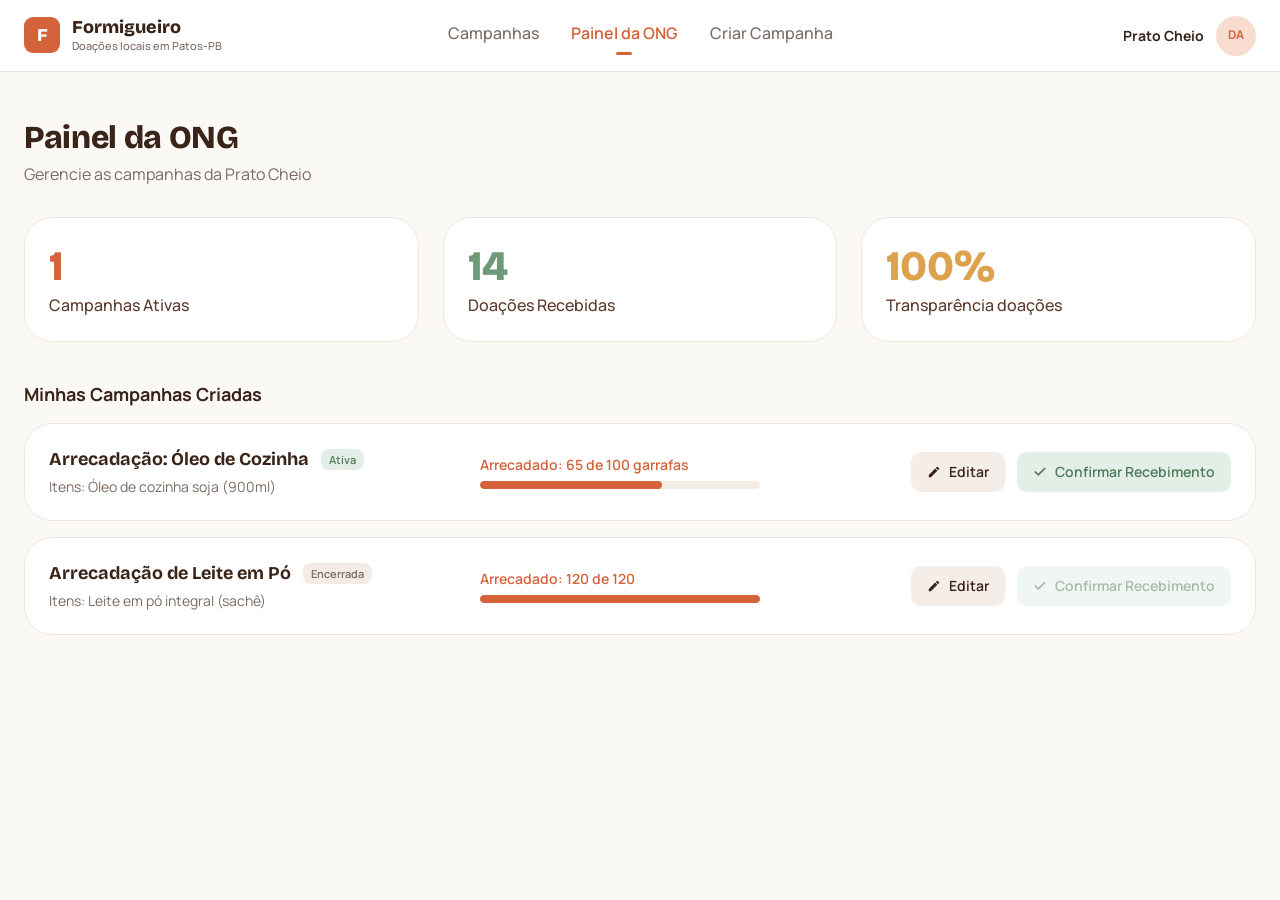
<file: formigueiro -1.2/painel-ong.html>
<!DOCTYPE html>
<html lang="pt-BR">
<head>
  <meta charset="UTF-8">
  <meta name="viewport" content="width=device-width, initial-scale=1">
  <title>Painel da ONG | Formigueiro</title>
  <link rel="preconnect" href="https://fonts.googleapis.com">
  <link rel="preconnect" href="https://fonts.gstatic.com" crossorigin>
  <link href="https://fonts.googleapis.com/css2?family=Bricolage+Grotesque:wght@700;800&family=Manrope:wght@400;500;600;700;800&display=swap" rel="stylesheet">
  <link rel="stylesheet" href="assets/Css/painel-ong.css">
  <script src="assets/Js/comum.js" defer></script>
  <script src="assets/Js/painel.js" defer></script>
</head>
<body>

  <header class="topo">
    <div class="topo-conteudo">
      <a href="home-ong.html" class="logo" aria-label="Formigueiro, página inicial">
        <span class="logo-icone">F</span>
        <span class="logo-texto">
          <span class="logo-nome">Formigueiro</span>
          <span class="logo-sub">Doações locais em Patos-PB</span>
        </span>
      </a>

      <nav class="menu" aria-label="Navegação principal">
        <a href="home-ong.html">Campanhas</a>
        <a href="painel-ong.html" class="ativo" aria-current="page">Painel da ONG</a>
        <a href="criar-campanha.html">Criar Campanha</a>
      </nav>

      <a href="perfil-ong.html" class="perfil" aria-label="Perfil da instituição">
        <span class="perfil-nome">Prato Cheio</span>
        <span class="avatar">DA</span>
      </a>
    </div>
  </header>

  <main class="pagina">
    <h1>Painel da ONG</h1>
    <p class="subtitulo">Gerencie as campanhas da <span id="nome-ong">Prato Cheio</span></p>

    <section class="resumo" aria-label="Resumo">
      <div class="resumo-card">
        <strong class="resumo-numero cor-laranja" id="stat-ativas">0</strong>
        <span>Campanhas Ativas</span>
      </div>
      <div class="resumo-card">
        <strong class="resumo-numero cor-verde" id="stat-doacoes">0</strong>
        <span>Doações Recebidas</span>
      </div>
      <div class="resumo-card">
        <strong class="resumo-numero cor-amarelo">100%</strong>
        <span>Transparência doações</span>
      </div>
    </section>

    <h2 class="secao-titulo">Minhas Campanhas Criadas</h2>
    <div class="lista" id="lista"></div>
    <p class="vazio" id="vazio" hidden>Você ainda não criou nenhuma campanha. <a href="criar-campanha.html">Criar primeira campanha</a></p>

    <div class="toast" id="toast" role="status" hidden></div>
  </main>

  <dialog class="modal" id="modal" aria-labelledby="modal-titulo">
    <form id="form-recebimento" novalidate>
      <h3 id="modal-titulo">Confirmar recebimento</h3>
      <p class="modal-texto" id="modal-campanha"></p>
      <label for="quantidade">Quantidade recebida</label>
      <input type="number" id="quantidade" name="quantidade" min="1" step="1" inputmode="numeric" required>
      <p class="erro" id="erro-quantidade" role="alert"></p>
      <div class="modal-acoes">
        <button type="button" class="btn btn-neutro" id="modal-cancelar">Cancelar</button>
        <button type="submit" class="btn btn-principal">Confirmar</button>
      </div>
    </form>
  </dialog>

</body>
</html>
</file>
<file: formigueiro -1.2/assets/Css/cadastro-doador.css>
/* Formigueiro - Cadastro */
:root {
  --laranja: #d45f35;
  --laranja-escuro: #bd4f27;
  --fundo: #fcfaf5;
  --titulo: #111827;
  --texto: #374151;
  --suave: #6b7280;
  --borda: #e2e8f0;
  --branco: #ffffff;
}

* { box-sizing: border-box; margin: 0; padding: 0; }

body {
  min-height: 100vh;
  font-family: "Manrope", system-ui, sans-serif;
  color: var(--texto);
  background: var(--fundo);
}

.tela { display: grid; grid-template-columns: 1.15fr 1fr; min-height: 100vh; }

/* Painel esquerdo */
.painel {
  background: var(--laranja);
  color: var(--branco);
  display: flex;
  flex-direction: column;
  justify-content: center;
  padding: 64px 56px;
}
.logo { display: flex; align-items: center; gap: 14px; margin-bottom: 40px; }
.logo-icone {
  width: 44px; height: 44px;
  display: grid; place-items: center;
  background: var(--branco);
  color: var(--laranja);
  border-radius: 12px;
  font: 800 24px "Bricolage Grotesque", sans-serif;
}
.logo-nome { font: 700 21px "Bricolage Grotesque", sans-serif; }

.painel h1 {
  font: 800 clamp(34px, 4vw, 46px)/1.15 "Bricolage Grotesque", sans-serif;
  max-width: 560px;
  margin-bottom: 22px;
}
.painel p { max-width: 540px; font-size: 17px; line-height: 1.6; opacity: .85; }

.selos { display: flex; flex-wrap: wrap; gap: 14px; margin-top: 56px; }
.selo {
  display: flex; align-items: center; gap: 12px;
  padding: 14px 20px;
  background: rgba(255, 255, 255, .16);
  border-radius: 14px;
  font-size: 15px; font-weight: 700;
}
.selo svg { width: 22px; height: 22px; }

/* Painel do formulário */
.formulario { display: flex; align-items: center; padding: 48px 56px; }
.formulario-conteudo { width: 100%; max-width: 440px; margin: 0 auto; }

.formulario h2 { font: 800 32px "Bricolage Grotesque", sans-serif; color: var(--titulo); }
.subtitulo { margin-top: 6px; font-size: 14.5px; color: var(--suave); }

.foto { display: flex; align-items: center; gap: 20px; margin: 24px 0 22px; }
.foto-circulo {
  width: 64px; height: 64px;
  display: grid; place-items: center;
  background: #eef2f7;
  border: 2px solid var(--borda);
  border-radius: 50%;
  color: #94a3b8;
  cursor: pointer;
}
.foto-circulo svg { width: 22px; height: 22px; }
.foto-texto { font-size: 13.5px; font-weight: 700; color: var(--laranja); cursor: pointer; }

.rotulo { display: block; margin-bottom: 8px; font-size: 13.5px; font-weight: 700; color: var(--titulo); }

.tipo { display: grid; grid-template-columns: 1fr 1fr; gap: 12px; margin-bottom: 22px; }
.tipo a {
  padding: 13px;
  text-align: center;
  text-decoration: none;
  font-weight: 700; font-size: 15px;
  color: var(--suave);
  background: var(--branco);
  border: 1px solid var(--borda);
  border-radius: 12px;
  transition: border-color .2s, color .2s;
}
.tipo a:hover { border-color: var(--laranja); }
.tipo a.ativo { color: var(--laranja); border-color: var(--laranja); }

.campo { margin-bottom: 18px; }
.campo label { display: block; margin-bottom: 8px; font-size: 13.5px; font-weight: 700; color: var(--texto); }
.campo input {
  width: 100%;
  padding: 13px 16px;
  font: 500 14.5px "Manrope", sans-serif;
  color: var(--titulo);
  background: var(--branco);
  border: 1px solid var(--borda);
  border-radius: 12px;
  transition: border-color .2s, box-shadow .2s;
}
.campo input::placeholder { color: #9ca3af; }
.campo input:focus { outline: none; border-color: var(--laranja); box-shadow: 0 0 0 3px rgba(212, 95, 53, .16); }

.termos { display: flex; align-items: center; gap: 12px; margin: 6px 0 20px; font-size: 13px; cursor: pointer; }
.termos input {
  appearance: none;
  flex: none;
  width: 20px; height: 20px;
  border: 2px solid var(--laranja);
  border-radius: 5px;
  background: #fbe4da;
  cursor: pointer;
}
.termos input:checked {
  background: var(--laranja) url("data:image/svg+xml,%3Csvg xmlns='http://www.w3.org/2000/svg' viewBox='0 0 24 24' fill='none' stroke='white' stroke-width='3.5' stroke-linecap='round' stroke-linejoin='round'%3E%3Cpath d='M5 12l5 5 9-10'/%3E%3C/svg%3E") center / 14px no-repeat;
}
.termos input:focus-visible, .botao:focus-visible, .social a:focus-visible, .tipo a:focus-visible {
  outline: 3px solid rgba(212, 95, 53, .4); outline-offset: 2px;
}

.botao {
  width: 100%;
  padding: 15px;
  font: 700 16px "Manrope", sans-serif;
  color: var(--branco);
  background: var(--laranja);
  border: 0;
  border-radius: 14px;
  cursor: pointer;
  transition: background .2s;
}
.botao:hover { background: var(--laranja-escuro); }

.divisor { display: flex; align-items: center; gap: 14px; margin: 22px 0; font-size: 12.5px; color: #94a3b8; }
.divisor::before, .divisor::after { content: ""; flex: 1; height: 1px; background: var(--borda); }

.social { display: grid; grid-template-columns: 1fr 1fr; gap: 14px; }
.social a {
  display: flex; align-items: center; justify-content: center; gap: 10px;
  padding: 12px;
  text-decoration: none;
  font-size: 14px; font-weight: 600;
  color: var(--texto);
  background: var(--branco);
  border: 1px solid var(--borda);
  border-radius: 12px;
  transition: border-color .2s;
}
.social a:hover { border-color: #cbd5e1; }
.social svg { width: 20px; height: 20px; }

/* Responsivo */
@media (max-width: 900px) {
  .tela { grid-template-columns: 1fr; }
  .painel { padding: 40px 28px; }
  .selos { margin-top: 28px; }
  .formulario { padding: 36px 24px; }
}
@media (max-width: 480px) {
  .social { grid-template-columns: 1fr; }
}

/* ---------- Estados de validação e mensagens (JS) ---------- */
[hidden] { display: none !important; }

.erro {
  margin: -10px 0 16px;
  font-size: 12.5px; font-weight: 600; line-height: 1.4;
  color: #b42318;
}
.erro:empty { display: none; }
.campo.invalido input { border-color: #d92d20; }
.campo.invalido input:focus { box-shadow: 0 0 0 3px rgba(217, 45, 32, .16); }

.aviso {
  margin-bottom: 16px; padding: 12px 16px;
  font-size: 14px; font-weight: 600; line-height: 1.4;
  border-radius: 12px;
}
.aviso-sucesso { color: #1f6b3a; background: #e8f3ec; }
.aviso-erro { color: #b42318; background: #fdecea; }
.aviso-info { color: #92400e; background: #fff4e5; }

.botao:disabled { opacity: .7; cursor: wait; }
.botao:disabled:hover { background: var(--laranja); }

/* Foto de perfil e termos */
.foto-circulo { position: relative; overflow: hidden; }
.foto-circulo img { width: 100%; height: 100%; object-fit: cover; display: block; }
.erro-foto { margin: -12px 0 18px; }
.termos.invalido { margin-bottom: 6px; }
.termos.invalido input { border-color: #d92d20; }
.erro-termos { margin: 0 0 18px 32px; }
</file>
<file: formigueiro -1.2/assets/Css/cadastro-ong.css>
/* Formigueiro - Cadastro */
:root {
  --laranja: #d45f35;
  --laranja-escuro: #bd4f27;
  --fundo: #fcfaf5;
  --titulo: #111827;
  --texto: #374151;
  --suave: #6b7280;
  --borda: #e2e8f0;
  --branco: #ffffff;
}

* { box-sizing: border-box; margin: 0; padding: 0; }

body {
  min-height: 100vh;
  font-family: "Manrope", system-ui, sans-serif;
  color: var(--texto);
  background: var(--fundo);
}

.tela { display: grid; grid-template-columns: 1.15fr 1fr; min-height: 100vh; }

/* Painel esquerdo */
.painel {
  background: var(--laranja);
  color: var(--branco);
  display: flex;
  flex-direction: column;
  justify-content: center;
  padding: 64px 56px;
}
.logo { display: flex; align-items: center; gap: 14px; margin-bottom: 40px; }
.logo-icone {
  width: 44px; height: 44px;
  display: grid; place-items: center;
  background: var(--branco);
  color: var(--laranja);
  border-radius: 12px;
  font: 800 24px "Bricolage Grotesque", sans-serif;
}
.logo-nome { font: 700 21px "Bricolage Grotesque", sans-serif; }

.painel h1 {
  font: 800 clamp(34px, 4vw, 46px)/1.15 "Bricolage Grotesque", sans-serif;
  max-width: 560px;
  margin-bottom: 22px;
}
.painel p { max-width: 540px; font-size: 17px; line-height: 1.6; opacity: .85; }

.selos { display: flex; flex-wrap: wrap; gap: 14px; margin-top: 56px; }
.selo {
  display: flex; align-items: center; gap: 12px;
  padding: 14px 20px;
  background: rgba(255, 255, 255, .16);
  border-radius: 14px;
  font-size: 15px; font-weight: 700;
}
.selo svg { width: 22px; height: 22px; }

/* Painel do formulário */
.formulario { display: flex; align-items: center; padding: 48px 56px; }
.formulario-conteudo { width: 100%; max-width: 440px; margin: 0 auto; }

.formulario h2 { font: 800 32px "Bricolage Grotesque", sans-serif; color: var(--titulo); }
.subtitulo { margin-top: 6px; font-size: 14.5px; color: var(--suave); }

.foto { display: flex; align-items: center; gap: 20px; margin: 24px 0 22px; }
.foto-circulo {
  width: 64px; height: 64px;
  display: grid; place-items: center;
  background: #eef2f7;
  border: 2px solid var(--borda);
  border-radius: 50%;
  color: #94a3b8;
  cursor: pointer;
}
.foto-circulo svg { width: 22px; height: 22px; }
.foto-texto { font-size: 13.5px; font-weight: 700; color: var(--laranja); cursor: pointer; }

.rotulo { display: block; margin-bottom: 8px; font-size: 13.5px; font-weight: 700; color: var(--titulo); }

.tipo { display: grid; grid-template-columns: 1fr 1fr; gap: 12px; margin-bottom: 22px; }
.tipo a {
  padding: 13px;
  text-align: center;
  text-decoration: none;
  font-weight: 700; font-size: 15px;
  color: var(--suave);
  background: var(--branco);
  border: 1px solid var(--borda);
  border-radius: 12px;
  transition: border-color .2s, color .2s;
}
.tipo a:hover { border-color: var(--laranja); }
.tipo a.ativo { color: var(--laranja); border-color: var(--laranja); }

.campo { margin-bottom: 18px; }
.campo label { display: block; margin-bottom: 8px; font-size: 13.5px; font-weight: 700; color: var(--texto); }
.campo input {
  width: 100%;
  padding: 13px 16px;
  font: 500 14.5px "Manrope", sans-serif;
  color: var(--titulo);
  background: var(--branco);
  border: 1px solid var(--borda);
  border-radius: 12px;
  transition: border-color .2s, box-shadow .2s;
}
.campo input::placeholder { color: #9ca3af; }
.campo input:focus { outline: none; border-color: var(--laranja); box-shadow: 0 0 0 3px rgba(212, 95, 53, .16); }

.termos { display: flex; align-items: center; gap: 12px; margin: 6px 0 20px; font-size: 13px; cursor: pointer; }
.termos input {
  appearance: none;
  flex: none;
  width: 20px; height: 20px;
  border: 2px solid var(--laranja);
  border-radius: 5px;
  background: #fbe4da;
  cursor: pointer;
}
.termos input:checked {
  background: var(--laranja) url("data:image/svg+xml,%3Csvg xmlns='http://www.w3.org/2000/svg' viewBox='0 0 24 24' fill='none' stroke='white' stroke-width='3.5' stroke-linecap='round' stroke-linejoin='round'%3E%3Cpath d='M5 12l5 5 9-10'/%3E%3C/svg%3E") center / 14px no-repeat;
}
.termos input:focus-visible, .botao:focus-visible, .social a:focus-visible, .tipo a:focus-visible {
  outline: 3px solid rgba(212, 95, 53, .4); outline-offset: 2px;
}

.botao {
  width: 100%;
  padding: 15px;
  font: 700 16px "Manrope", sans-serif;
  color: var(--branco);
  background: var(--laranja);
  border: 0;
  border-radius: 14px;
  cursor: pointer;
  transition: background .2s;
}
.botao:hover { background: var(--laranja-escuro); }

.divisor { display: flex; align-items: center; gap: 14px; margin: 22px 0; font-size: 12.5px; color: #94a3b8; }
.divisor::before, .divisor::after { content: ""; flex: 1; height: 1px; background: var(--borda); }

.social { display: grid; grid-template-columns: 1fr 1fr; gap: 14px; }
.social a {
  display: flex; align-items: center; justify-content: center; gap: 10px;
  padding: 12px;
  text-decoration: none;
  font-size: 14px; font-weight: 600;
  color: var(--texto);
  background: var(--branco);
  border: 1px solid var(--borda);
  border-radius: 12px;
  transition: border-color .2s;
}
.social a:hover { border-color: #cbd5e1; }
.social svg { width: 20px; height: 20px; }

/* Responsivo */
@media (max-width: 900px) {
  .tela { grid-template-columns: 1fr; }
  .painel { padding: 40px 28px; }
  .selos { margin-top: 28px; }
  .formulario { padding: 36px 24px; }
}
@media (max-width: 480px) {
  .social { grid-template-columns: 1fr; }
}

/* ---------- Estados de validação e mensagens (JS) ---------- */
[hidden] { display: none !important; }

.erro {
  margin: -10px 0 16px;
  font-size: 12.5px; font-weight: 600; line-height: 1.4;
  color: #b42318;
}
.erro:empty { display: none; }
.campo.invalido input { border-color: #d92d20; }
.campo.invalido input:focus { box-shadow: 0 0 0 3px rgba(217, 45, 32, .16); }

.aviso {
  margin-bottom: 16px; padding: 12px 16px;
  font-size: 14px; font-weight: 600; line-height: 1.4;
  border-radius: 12px;
}
.aviso-sucesso { color: #1f6b3a; background: #e8f3ec; }
.aviso-erro { color: #b42318; background: #fdecea; }
.aviso-info { color: #92400e; background: #fff4e5; }

.botao:disabled { opacity: .7; cursor: wait; }
.botao:disabled:hover { background: var(--laranja); }

/* Foto de perfil e termos */
.foto-circulo { position: relative; overflow: hidden; }
.foto-circulo img { width: 100%; height: 100%; object-fit: cover; display: block; }
.erro-foto { margin: -12px 0 18px; }
.termos.invalido { margin-bottom: 6px; }
.termos.invalido input { border-color: #d92d20; }
.erro-termos { margin: 0 0 18px 32px; }
</file>
<file: formigueiro -1.2/assets/Css/criar-campanha.css>
/* ===== Formigueiro | Nova Campanha ===== */
:root {
  --laranja: #D4623A;
  --laranja-escuro: #BC5230;
  --laranja-claro: #F8DDD0;
  --laranja-fundo: #FCE9E0;
  --marrom: #3A2318;
  --texto-suave: #7A6B63;
  --rotulo: #3F4A5C;
  --verde: #7A9B7E;
  --fundo: #FBF9F5;
  --branco: #FFFFFF;
  --borda: #EDE6DF;
  --erro: #B3261E;
  --fonte-titulo: "Bricolage Grotesque", system-ui, sans-serif;
  --fonte-texto: "Manrope", system-ui, sans-serif;
}

*, *::before, *::after { box-sizing: border-box; }
html { -webkit-text-size-adjust: 100%; }

body {
  margin: 0;
  background: var(--fundo);
  color: var(--marrom);
  font-family: var(--fonte-texto);
  font-size: 15px;
  line-height: 1.4;
}

a { color: inherit; text-decoration: none; }
ol, ul { list-style: none; margin: 0; padding: 0; }
p { margin: 0; }

:focus-visible { outline: 2px solid var(--laranja); outline-offset: 2px; }

/* ---------- Topo ---------- */
.topo { background: var(--branco); border-bottom: 1px solid var(--borda); }

.topo-conteudo {
  max-width: 1280px;
  margin: 0 auto;
  padding: 0 24px;
  height: 71px;
  display: grid;
  grid-template-columns: 1fr auto 1fr;
  align-items: center;
  gap: 24px;
}

.logo { display: inline-flex; align-items: center; gap: 12px; justify-self: start; }

.logo-icone {
  width: 36px;
  height: 36px;
  border-radius: 9px;
  background: var(--laranja);
  color: var(--branco);
  display: grid;
  place-items: center;
  font-family: var(--fonte-titulo);
  font-weight: 800;
  font-size: 18px;
}

.logo-texto { display: flex; flex-direction: column; }
.logo-nome { font-family: var(--fonte-titulo); font-weight: 800; font-size: 18px; line-height: 1.15; }
.logo-sub { font-size: 11px; color: var(--texto-suave); font-weight: 500; }

.menu { display: flex; align-items: center; gap: 32px; }

.menu a {
  position: relative;
  padding: 6px 0 10px;
  font-size: 16px;
  font-weight: 500;
  color: var(--texto-suave);
  transition: color .15s;
}

.menu a:hover { color: var(--marrom); }
.menu a.ativo { color: var(--laranja); font-weight: 600; }

.menu a.ativo::after {
  content: "";
  position: absolute;
  left: 50%;
  bottom: 0;
  width: 16px;
  height: 3px;
  margin-left: -8px;
  border-radius: 2px;
  background: var(--laranja);
}

.perfil { display: inline-flex; align-items: center; gap: 12px; justify-self: end; }
.perfil-nome { font-weight: 700; font-size: 14px; }

.avatar {
  width: 40px;
  height: 40px;
  border-radius: 50%;
  background: var(--laranja-claro);
  color: var(--laranja);
  display: grid;
  place-items: center;
  font-size: 12px;
  font-weight: 700;
  overflow: hidden;
}

/* ---------- Página ---------- */
.pagina {
  max-width: 1280px;
  margin: 0 auto;
  padding: 48px 24px 64px;
  display: grid;
  grid-template-columns: 380px minmax(0, 1fr);
  gap: 40px;
  align-items: start;
}

/* ---------- Lateral ---------- */
.voltar {
  display: inline-flex;
  align-items: center;
  gap: 12px;
  font-family: var(--fonte-titulo);
  font-weight: 800;
  font-size: 28px;
  line-height: 1;
  color: var(--marrom);
}

.voltar-icone {
  width: 36px;
  height: 36px;
  border-radius: 10px;
  background: #F5EEE8;
  display: grid;
  place-items: center;
  transition: background .15s;
}

.voltar:hover .voltar-icone { background: var(--laranja-claro); }
.voltar-icone svg { width: 17px; height: 17px; }

.lateral h1 {
  margin: 24px 0 12px;
  font-family: var(--fonte-titulo);
  font-weight: 800;
  font-size: 24px;
  line-height: 1.2;
}

.descricao { font-size: 16px; line-height: 1.45; color: var(--texto-suave); max-width: 370px; }

.etapas {
  margin-top: 28px;
  padding: 18px 20px;
  background: var(--branco);
  border: 1px solid var(--borda);
  border-radius: 16px;
  display: flex;
  flex-direction: column;
  gap: 14px;
}

.etapa {
  display: flex;
  align-items: center;
  gap: 12px;
  font-size: 15px;
  font-weight: 500;
  color: var(--texto-suave);
  transition: color .15s;
}

.etapa-num {
  width: 24px;
  height: 24px;
  border-radius: 50%;
  background: #EFE8E1;
  color: var(--texto-suave);
  display: grid;
  place-items: center;
  font-size: 12px;
  font-weight: 700;
  transition: background .15s, color .15s;
}

.etapa.ativa { color: var(--marrom); font-weight: 700; }
.etapa.ativa .etapa-num { background: var(--laranja); color: var(--branco); }

/* ---------- Cartão do formulário ---------- */
.cartao {
  background: var(--branco);
  border: 1px solid var(--borda);
  border-radius: 32px;
  padding: 40px;
}

.grupo + .grupo { margin-top: 18px; }

.campo { display: flex; flex-direction: column; gap: 8px; }

.campo label,
.rotulo {
  font-size: 13px;
  font-weight: 600;
  color: var(--rotulo);
}

input[type="text"],
input[type="date"],
textarea {
  width: 100%;
  border: 1px solid var(--borda);
  border-radius: 12px;
  background: var(--branco);
  font: inherit;
  font-size: 15px;
  color: var(--marrom);
  padding: 0 16px;
  height: 47px;
  transition: border-color .15s, box-shadow .15s;
}

textarea { height: auto; min-height: 96px; padding: 14px 16px; resize: vertical; line-height: 1.5; }

input::placeholder,
textarea::placeholder { color: #9B8F89; }

input:focus,
textarea:focus {
  outline: none;
  border-color: var(--laranja);
  box-shadow: 0 0 0 3px rgba(212, 98, 58, .15);
}

input.invalido,
textarea.invalido { border-color: var(--erro); }

input[type="date"] { cursor: pointer; }
input[type="date"]::-webkit-calendar-picker-indicator { cursor: pointer; opacity: .55; }

.erro { min-height: 0; margin-top: 6px; font-size: 12.5px; font-weight: 600; color: var(--erro); }
.erro:empty { display: none; }

/* Chips */
.chips { display: flex; flex-wrap: wrap; gap: 8px; }

.chip {
  display: inline-flex;
  align-items: center;
  gap: 8px;
  height: 33px;
  padding: 0 12px;
  border-radius: 10px;
  border: 1px solid var(--borda);
  background: var(--branco);
  font: inherit;
  font-size: 13px;
  font-weight: 500;
  color: var(--marrom);
  cursor: pointer;
  transition: background .15s, border-color .15s, color .15s;
}

.chip:hover { border-color: #DCCFC5; }

.chip[aria-pressed="true"] {
  background: var(--laranja-fundo);
  border-color: var(--laranja);
  color: var(--laranja-escuro);
}

.chip svg { width: 11px; height: 11px; }

/* Linha meta + prazo */
.linha {
  margin-top: 22px;
  display: grid;
  grid-template-columns: repeat(2, minmax(0, 1fr));
  gap: 24px;
  align-items: start;
}

/* Urgente */
.urgente {
  margin: 36px 0 28px;
  display: flex;
  align-items: center;
  justify-content: space-between;
  gap: 16px;
}

.urgente-titulo { font-size: 16px; font-weight: 700; cursor: pointer; }
.urgente-texto { margin-top: 2px; font-size: 13px; color: var(--texto-suave); }

.interruptor { position: relative; flex: none; width: 48px; height: 26px; cursor: pointer; }

.interruptor input {
  position: absolute;
  inset: 0;
  width: 100%;
  height: 100%;
  margin: 0;
  opacity: 0;
  cursor: pointer;
}

.interruptor-trilho {
  position: absolute;
  inset: 0;
  border-radius: 99px;
  background: #D9CFC7;
  transition: background .2s;
}

.interruptor-trilho::after {
  content: "";
  position: absolute;
  top: 3px;
  left: 3px;
  width: 20px;
  height: 20px;
  border-radius: 50%;
  background: var(--branco);
  box-shadow: 0 1px 3px rgba(0, 0, 0, .2);
  transition: transform .2s;
}

.interruptor input:checked + .interruptor-trilho { background: var(--verde); }
.interruptor input:checked + .interruptor-trilho::after { transform: translateX(22px); }
.interruptor input:focus-visible + .interruptor-trilho { outline: 2px solid var(--laranja); outline-offset: 2px; }

/* Aviso + botão */
.aviso {
  margin-bottom: 16px;
  padding: 12px 16px;
  border-radius: 12px;
  font-size: 14px;
  font-weight: 600;
}

.aviso.sucesso { background: #E8F1EA; color: #2F5D3A; }
.aviso.falha { background: #FBE9E7; color: var(--erro); }

.botao {
  width: 100%;
  height: 52px;
  border: 0;
  border-radius: 99px;
  background: var(--laranja);
  color: var(--branco);
  font: inherit;
  font-size: 16px;
  font-weight: 700;
  cursor: pointer;
  transition: background .15s;
}

.botao:hover { background: var(--laranja-escuro); }
.botao:disabled { opacity: .7; cursor: default; }

/* ---------- Responsivo ---------- */
@media (max-width: 960px) {
  .topo-conteudo {
    height: auto;
    padding: 12px 20px 0;
    grid-template-columns: 1fr auto;
    gap: 8px 16px;
  }
  .menu { grid-column: 1 / -1; grid-row: 2; gap: 24px; overflow-x: auto; scrollbar-width: none; }
  .menu a { white-space: nowrap; }
  .pagina { grid-template-columns: 1fr; padding: 28px 20px 48px; gap: 28px; }
  .etapas { flex-direction: row; flex-wrap: wrap; gap: 14px 28px; }
}

@media (max-width: 620px) {
  .logo-sub { display: none; }
  .cartao { padding: 24px 20px; border-radius: 24px; }
  .linha { grid-template-columns: 1fr; gap: 18px; }
}

@media (prefers-reduced-motion: reduce) {
  * { transition: none !important; }
}
</file>
<file: formigueiro -1.2/assets/Css/home-ong.css>
/* ===== Formigueiro | Home ONG ===== */
:root {
  --laranja: #D4623A;
  --laranja-escuro: #BC5230;
  --laranja-claro: #F8DDD0;
  --marrom: #3A2318;
  --texto-suave: #7A6B63;
  --verde: #6E9A78;
  --fundo: #FBF9F5;
  --branco: #FFFFFF;
  --borda: #EDE6DF;
  --trilho: #EFE8E1;
  --raio: 16px;
  --sombra: 0 1px 2px rgba(58, 35, 24, .04), 0 4px 14px rgba(58, 35, 24, .05);
  --fonte-titulo: "Bricolage Grotesque", system-ui, sans-serif;
  --fonte-texto: "Manrope", system-ui, sans-serif;
}

*, *::before, *::after { box-sizing: border-box; }

html { -webkit-text-size-adjust: 100%; }

body {
  margin: 0;
  background: var(--fundo);
  color: var(--marrom);
  font-family: var(--fonte-texto);
  font-size: 15px;
  line-height: 1.4;
}

a { color: inherit; text-decoration: none; }
ul { list-style: none; margin: 0; padding: 0; }

:focus-visible {
  outline: 2px solid var(--laranja);
  outline-offset: 2px;
}

/* ---------- Topo ---------- */
.topo {
  background: var(--branco);
  border-bottom: 1px solid var(--borda);
}

.topo-conteudo {
  max-width: 1280px;
  margin: 0 auto;
  padding: 0 24px;
  height: 71px;
  display: grid;
  grid-template-columns: 1fr auto 1fr;
  align-items: center;
  gap: 24px;
}

.logo { display: inline-flex; align-items: center; gap: 12px; justify-self: start; }

.logo-icone {
  width: 36px;
  height: 36px;
  border-radius: 9px;
  background: var(--laranja);
  color: var(--branco);
  display: grid;
  place-items: center;
  font-family: var(--fonte-titulo);
  font-weight: 800;
  font-size: 18px;
}

.logo-texto { display: flex; flex-direction: column; }
.logo-nome { font-family: var(--fonte-titulo); font-weight: 800; font-size: 18px; line-height: 1.15; }
.logo-sub { font-size: 11px; color: var(--texto-suave); font-weight: 500; }

.menu { display: flex; align-items: center; gap: 32px; }

.menu a {
  position: relative;
  padding: 6px 0 10px;
  font-size: 16px;
  font-weight: 500;
  color: var(--texto-suave);
  transition: color .15s;
}

.menu a:hover { color: var(--marrom); }

.menu a.ativo { color: var(--laranja); font-weight: 600; }

.menu a.ativo::after {
  content: "";
  position: absolute;
  left: 50%;
  bottom: 0;
  width: 16px;
  height: 3px;
  margin-left: -8px;
  border-radius: 2px;
  background: var(--laranja);
}

.perfil { display: inline-flex; align-items: center; gap: 12px; justify-self: end; }
.perfil-texto { display: flex; flex-direction: column; align-items: flex-end; }
.perfil-nome { font-weight: 700; font-size: 14px; }
.perfil-tipo { font-size: 12px; color: var(--texto-suave); }

.avatar {
  width: 40px;
  height: 40px;
  border-radius: 50%;
  background: var(--laranja-claro);
  color: var(--laranja);
  display: grid;
  place-items: center;
  font-size: 12px;
  font-weight: 700;
  overflow: hidden;
}

.avatar img { width: 100%; height: 100%; object-fit: cover; }

/* ---------- Página ---------- */
.pagina {
  max-width: 1280px;
  margin: 0 auto;
  padding: 48px 24px 64px;
  display: grid;
  grid-template-columns: 280px 1fr;
  gap: 40px;
  align-items: start;
}

/* ---------- Lateral ---------- */
.lateral { display: flex; flex-direction: column; gap: 30px; }

.lateral-titulo {
  display: block;
  margin: 0 0 12px;
  font-family: var(--fonte-texto);
  font-size: 14px;
  font-weight: 700;
  color: #5A3A2C;
}

.busca-campo {
  position: relative;
  display: flex;
  align-items: center;
  height: 43px;
  background: var(--branco);
  border: 1px solid var(--borda);
  border-radius: 14px;
  transition: border-color .15s, box-shadow .15s;
}

.busca-campo:focus-within {
  border-color: var(--laranja);
  box-shadow: 0 0 0 3px rgba(212, 98, 58, .15);
}

.busca-campo svg {
  position: absolute;
  left: 16px;
  width: 15px;
  height: 15px;
  color: #9B8F89;
  pointer-events: none;
}

.busca-campo input {
  width: 100%;
  height: 100%;
  border: 0;
  background: transparent;
  padding: 0 14px 0 46px;
  font: inherit;
  font-size: 15px;
  color: var(--marrom);
  outline: none;
}

.busca-campo input::placeholder { color: #8C7F78; }
.busca-campo input::-webkit-search-cancel-button { cursor: pointer; }

.bairros-lista { display: flex; flex-direction: column; gap: 8px; }

.bairro {
  width: 100%;
  min-height: 43px;
  padding: 0 12px;
  display: flex;
  align-items: center;
  justify-content: space-between;
  gap: 8px;
  background: var(--branco);
  border: 1px solid var(--borda);
  border-radius: 12px;
  font: inherit;
  font-size: 15px;
  font-weight: 500;
  color: #5A3A2C;
  text-align: left;
  cursor: pointer;
  transition: background .15s, border-color .15s, color .15s;
}

.bairro:hover { border-color: #DCCFC5; }

.bairro small { font-size: 12px; font-weight: 400; color: var(--texto-suave); white-space: nowrap; }

.bairro.ativo {
  background: var(--laranja);
  border-color: var(--laranja);
  color: var(--branco);
  font-weight: 600;
}

.bairro.ativo small { color: rgba(255, 255, 255, .85); }

/* ---------- Conteúdo ---------- */
.conteudo h1 {
  margin: 0;
  font-family: var(--fonte-titulo);
  font-weight: 800;
  font-size: 32px;
  line-height: 1.15;
  letter-spacing: -.01em;
  color: var(--marrom);
}

.subtitulo { margin: 6px 0 24px; font-size: 17px; color: var(--texto-suave); }

.campanhas {
  display: grid;
  grid-template-columns: repeat(3, minmax(0, 1fr));
  gap: 24px;
}

.card {
  display: flex;
  flex-direction: column;
  background: var(--branco);
  border: 1px solid var(--borda);
  border-radius: 20px;
  overflow: hidden;
  box-shadow: var(--sombra);
  transition: box-shadow .2s, transform .2s;
}

.card:hover { box-shadow: 0 2px 4px rgba(58, 35, 24, .05), 0 10px 28px rgba(58, 35, 24, .10); transform: translateY(-2px); }

.card-imagem {
  aspect-ratio: 302 / 160;
  background: linear-gradient(135deg, #E9D5C6, #D9B8A2);
  overflow: hidden;
}

.card-imagem img { width: 100%; height: 100%; object-fit: cover; display: block; }

.card-corpo { padding: 20px 20px 22px; }

.card-ong {
  margin: 0 0 12px;
  font-size: 12px;
  font-weight: 600;
  letter-spacing: .02em;
  text-transform: uppercase;
  color: var(--verde);
}

.card-titulo {
  margin: 0 0 10px;
  font-family: var(--fonte-titulo);
  font-weight: 700;
  font-size: 19px;
  line-height: 1.25;
  color: var(--marrom);
}

.card-info {
  display: flex;
  flex-wrap: wrap;
  gap: 4px 16px;
  margin-bottom: 18px;
  font-size: 13px;
  color: var(--texto-suave);
}

.card-info span { display: inline-flex; align-items: center; gap: 6px; }
.card-info svg { width: 14px; height: 14px; flex: none; color: #9B8F89; }

.progresso-topo {
  display: flex;
  justify-content: space-between;
  margin-bottom: 8px;
  font-size: 13px;
  font-weight: 500;
  color: #5A3A2C;
}

.progresso-topo strong { color: var(--laranja); font-weight: 700; }

.progresso-trilho { height: 8px; border-radius: 99px; background: var(--trilho); overflow: hidden; }
.progresso-barra { height: 100%; border-radius: 99px; background: var(--laranja); }

.vazio {
  margin: 8px 0 0;
  padding: 32px;
  text-align: center;
  background: var(--branco);
  border: 1px dashed #DCCFC5;
  border-radius: var(--raio);
  color: var(--texto-suave);
}

/* ---------- Responsivo ---------- */
@media (max-width: 1100px) {
  .campanhas { grid-template-columns: repeat(2, minmax(0, 1fr)); }
}

@media (max-width: 900px) {
  .topo-conteudo {
    height: auto;
    padding: 12px 20px 0;
    grid-template-columns: 1fr auto;
    gap: 8px 16px;
  }
  .menu {
    grid-column: 1 / -1;
    grid-row: 2;
    gap: 24px;
    overflow-x: auto;
    scrollbar-width: none;
  }
  .menu a { white-space: nowrap; }
  .pagina { grid-template-columns: 1fr; padding: 28px 20px 48px; gap: 28px; }
  .lateral { gap: 22px; }
  .bairros-lista { flex-direction: row; overflow-x: auto; padding-bottom: 4px; scrollbar-width: none; }
  .bairro { width: auto; flex: none; gap: 12px; }
}

@media (max-width: 620px) {
  .campanhas { grid-template-columns: 1fr; }
  .logo-sub, .perfil-texto { display: none; }
  .conteudo h1 { font-size: 27px; }
}

@media (prefers-reduced-motion: reduce) {
  * { transition: none !important; }
  .card:hover { transform: none; }
}
</file>
<file: formigueiro -1.2/assets/Css/login-doador.css>
/* Formigueiro - Login */
:root {
  --laranja: #d45f35;
  --laranja-escuro: #bd4f27;
  --fundo: #fcfaf5;
  --titulo: #111827;
  --texto: #374151;
  --suave: #6b7280;
  --borda: #e2e8f0;
  --branco: #ffffff;
}

* { box-sizing: border-box; margin: 0; padding: 0; }

body {
  min-height: 100vh;
  font-family: "Manrope", system-ui, sans-serif;
  color: var(--texto);
  background: var(--fundo);
}

.tela { display: grid; grid-template-columns: 1.15fr 1fr; min-height: 100vh; }

/* Painel esquerdo */
.painel {
  background: var(--laranja);
  color: var(--branco);
  display: flex;
  flex-direction: column;
  justify-content: center;
  padding: 64px 56px;
}
.logo { display: flex; align-items: center; gap: 14px; margin-bottom: 40px; }
.logo-icone {
  width: 44px; height: 44px;
  display: grid; place-items: center;
  background: var(--branco);
  color: var(--laranja);
  border-radius: 12px;
  font: 800 24px "Bricolage Grotesque", sans-serif;
}
.logo-nome { font: 700 21px "Bricolage Grotesque", sans-serif; }

.painel h1 {
  font: 800 clamp(34px, 4vw, 46px)/1.15 "Bricolage Grotesque", sans-serif;
  max-width: 560px;
  margin-bottom: 22px;
}
.painel p { max-width: 540px; font-size: 17px; line-height: 1.6; opacity: .85; }

.selos { display: flex; flex-wrap: wrap; gap: 14px; margin-top: 56px; }
.selo {
  display: flex; align-items: center; gap: 12px;
  padding: 14px 20px;
  background: rgba(255, 255, 255, .16);
  border-radius: 14px;
  font-size: 15px; font-weight: 700;
}
.selo svg { width: 22px; height: 22px; }

/* Painel do formulário */
.formulario { display: flex; align-items: center; padding: 48px 56px; }
.formulario-conteudo { width: 100%; max-width: 440px; margin: 0 auto; }

.formulario h2 { font: 800 32px "Bricolage Grotesque", sans-serif; color: var(--titulo); }
.subtitulo { margin-top: 6px; font-size: 14.5px; color: var(--suave); }

.foto { display: flex; align-items: center; gap: 20px; margin: 24px 0 22px; }
.foto-circulo {
  width: 64px; height: 64px;
  display: grid; place-items: center;
  background: #eef2f7;
  border: 2px solid var(--borda);
  border-radius: 50%;
  color: #94a3b8;
  cursor: pointer;
}
.foto-circulo svg { width: 22px; height: 22px; }
.foto-texto { font-size: 13.5px; font-weight: 700; color: var(--laranja); cursor: pointer; }

.rotulo { display: block; margin-bottom: 8px; font-size: 13.5px; font-weight: 700; color: var(--titulo); }

.tipo { display: grid; grid-template-columns: 1fr 1fr; gap: 12px; margin-bottom: 22px; }
.tipo a {
  padding: 13px;
  text-align: center;
  text-decoration: none;
  font-weight: 700; font-size: 15px;
  color: var(--suave);
  background: var(--branco);
  border: 1px solid var(--borda);
  border-radius: 12px;
  transition: border-color .2s, color .2s;
}
.tipo a:hover { border-color: var(--laranja); }
.tipo a.ativo { color: var(--laranja); border-color: var(--laranja); }

.campo { margin-bottom: 18px; }
.campo label { display: block; margin-bottom: 8px; font-size: 13.5px; font-weight: 700; color: var(--texto); }
.campo input {
  width: 100%;
  padding: 13px 16px;
  font: 500 14.5px "Manrope", sans-serif;
  color: var(--titulo);
  background: var(--branco);
  border: 1px solid var(--borda);
  border-radius: 12px;
  transition: border-color .2s, box-shadow .2s;
}
.campo input::placeholder { color: #9ca3af; }
.campo input:focus { outline: none; border-color: var(--laranja); box-shadow: 0 0 0 3px rgba(212, 95, 53, .16); }

.termos { display: flex; align-items: center; gap: 12px; margin: 6px 0 20px; font-size: 13px; cursor: pointer; }
.termos input {
  appearance: none;
  flex: none;
  width: 20px; height: 20px;
  border: 2px solid var(--laranja);
  border-radius: 5px;
  background: #fbe4da;
  cursor: pointer;
}
.termos input:checked {
  background: var(--laranja) url("data:image/svg+xml,%3Csvg xmlns='http://www.w3.org/2000/svg' viewBox='0 0 24 24' fill='none' stroke='white' stroke-width='3.5' stroke-linecap='round' stroke-linejoin='round'%3E%3Cpath d='M5 12l5 5 9-10'/%3E%3C/svg%3E") center / 14px no-repeat;
}
.termos input:focus-visible, .botao:focus-visible, .social a:focus-visible, .tipo a:focus-visible {
  outline: 3px solid rgba(212, 95, 53, .4); outline-offset: 2px;
}

.botao {
  width: 100%;
  padding: 15px;
  font: 700 16px "Manrope", sans-serif;
  color: var(--branco);
  background: var(--laranja);
  border: 0;
  border-radius: 14px;
  cursor: pointer;
  transition: background .2s;
}
.botao:hover { background: var(--laranja-escuro); }

.divisor { display: flex; align-items: center; gap: 14px; margin: 22px 0; font-size: 12.5px; color: #94a3b8; }
.divisor::before, .divisor::after { content: ""; flex: 1; height: 1px; background: var(--borda); }

.social { display: grid; grid-template-columns: 1fr 1fr; gap: 14px; }
.social a {
  display: flex; align-items: center; justify-content: center; gap: 10px;
  padding: 12px;
  text-decoration: none;
  font-size: 14px; font-weight: 600;
  color: var(--texto);
  background: var(--branco);
  border: 1px solid var(--borda);
  border-radius: 12px;
  transition: border-color .2s;
}
.social a:hover { border-color: #cbd5e1; }
.social svg { width: 20px; height: 20px; }

/* Exclusivo do login */
.formulario form { margin-top: 32px; }
.painel { position: relative; }
.painel .logo { position: absolute; top: 48px; left: 56px; margin: 0; }
.formulario-conteudo { max-width: 462px; }

.campo-senha { position: relative; }
.campo-senha input { padding-right: 48px; }
.ver-senha {
  position: absolute; right: 8px; bottom: 6px;
  width: 36px; height: 36px;
  display: grid; place-items: center;
  background: none; border: 0; border-radius: 8px;
  color: #8b7f76; cursor: pointer;
}
.ver-senha svg { width: 20px; height: 20px; }
.ver-senha:focus-visible { outline: 3px solid rgba(212, 95, 53, .4); }

.esqueceu { display: block; margin: -4px 0 22px; text-align: right; font-size: 13px; font-weight: 700; color: var(--laranja); text-decoration: none; }
.esqueceu:hover { text-decoration: underline; }

.criar-conta { margin-top: 28px; text-align: center; font-size: 14px; color: var(--suave); }
.criar-conta a { font-weight: 800; color: var(--laranja); text-decoration: none; }
.criar-conta a:hover { text-decoration: underline; }

/* Responsivo */
@media (max-width: 900px) {
  .tela { grid-template-columns: 1fr; }
  .painel { padding: 112px 28px 40px; }
  .painel .logo { top: 32px; left: 28px; }
  .selos { margin-top: 28px; }
  .formulario { padding: 36px 24px; }
}
@media (max-width: 480px) {
  .social { grid-template-columns: 1fr; }
}

/* ---------- Estados de validação e mensagens (JS) ---------- */
[hidden] { display: none !important; }

.erro {
  margin: -10px 0 16px;
  font-size: 12.5px; font-weight: 600; line-height: 1.4;
  color: #b42318;
}
.erro:empty { display: none; }
.campo.invalido input { border-color: #d92d20; }
.campo.invalido input:focus { box-shadow: 0 0 0 3px rgba(217, 45, 32, .16); }

.aviso {
  margin-bottom: 16px; padding: 12px 16px;
  font-size: 14px; font-weight: 600; line-height: 1.4;
  border-radius: 12px;
}
.aviso-sucesso { color: #1f6b3a; background: #e8f3ec; }
.aviso-erro { color: #b42318; background: #fdecea; }
.aviso-info { color: #92400e; background: #fff4e5; }

.botao:disabled { opacity: .7; cursor: wait; }
.botao:disabled:hover { background: var(--laranja); }
</file>
<file: formigueiro -1.2/assets/Css/login-ong.css>
/* Formigueiro - Login */
:root {
  --laranja: #d45f35;
  --laranja-escuro: #bd4f27;
  --fundo: #fcfaf5;
  --titulo: #111827;
  --texto: #374151;
  --suave: #6b7280;
  --borda: #e2e8f0;
  --branco: #ffffff;
}

* { box-sizing: border-box; margin: 0; padding: 0; }

body {
  min-height: 100vh;
  font-family: "Manrope", system-ui, sans-serif;
  color: var(--texto);
  background: var(--fundo);
}

.tela { display: grid; grid-template-columns: 1.15fr 1fr; min-height: 100vh; }

/* Painel esquerdo */
.painel {
  background: var(--laranja);
  color: var(--branco);
  display: flex;
  flex-direction: column;
  justify-content: center;
  padding: 64px 56px;
}
.logo { display: flex; align-items: center; gap: 14px; margin-bottom: 40px; }
.logo-icone {
  width: 44px; height: 44px;
  display: grid; place-items: center;
  background: var(--branco);
  color: var(--laranja);
  border-radius: 12px;
  font: 800 24px "Bricolage Grotesque", sans-serif;
}
.logo-nome { font: 700 21px "Bricolage Grotesque", sans-serif; }

.painel h1 {
  font: 800 clamp(34px, 4vw, 46px)/1.15 "Bricolage Grotesque", sans-serif;
  max-width: 560px;
  margin-bottom: 22px;
}
.painel p { max-width: 540px; font-size: 17px; line-height: 1.6; opacity: .85; }

.selos { display: flex; flex-wrap: wrap; gap: 14px; margin-top: 56px; }
.selo {
  display: flex; align-items: center; gap: 12px;
  padding: 14px 20px;
  background: rgba(255, 255, 255, .16);
  border-radius: 14px;
  font-size: 15px; font-weight: 700;
}
.selo svg { width: 22px; height: 22px; }

/* Painel do formulário */
.formulario { display: flex; align-items: center; padding: 48px 56px; }
.formulario-conteudo { width: 100%; max-width: 440px; margin: 0 auto; }

.formulario h2 { font: 800 32px "Bricolage Grotesque", sans-serif; color: var(--titulo); }
.subtitulo { margin-top: 6px; font-size: 14.5px; color: var(--suave); }

.foto { display: flex; align-items: center; gap: 20px; margin: 24px 0 22px; }
.foto-circulo {
  width: 64px; height: 64px;
  display: grid; place-items: center;
  background: #eef2f7;
  border: 2px solid var(--borda);
  border-radius: 50%;
  color: #94a3b8;
  cursor: pointer;
}
.foto-circulo svg { width: 22px; height: 22px; }
.foto-texto { font-size: 13.5px; font-weight: 700; color: var(--laranja); cursor: pointer; }

.rotulo { display: block; margin-bottom: 8px; font-size: 13.5px; font-weight: 700; color: var(--titulo); }

.tipo { display: grid; grid-template-columns: 1fr 1fr; gap: 12px; margin-bottom: 22px; }
.tipo a {
  padding: 13px;
  text-align: center;
  text-decoration: none;
  font-weight: 700; font-size: 15px;
  color: var(--suave);
  background: var(--branco);
  border: 1px solid var(--borda);
  border-radius: 12px;
  transition: border-color .2s, color .2s;
}
.tipo a:hover { border-color: var(--laranja); }
.tipo a.ativo { color: var(--laranja); border-color: var(--laranja); }

.campo { margin-bottom: 18px; }
.campo label { display: block; margin-bottom: 8px; font-size: 13.5px; font-weight: 700; color: var(--texto); }
.campo input {
  width: 100%;
  padding: 13px 16px;
  font: 500 14.5px "Manrope", sans-serif;
  color: var(--titulo);
  background: var(--branco);
  border: 1px solid var(--borda);
  border-radius: 12px;
  transition: border-color .2s, box-shadow .2s;
}
.campo input::placeholder { color: #9ca3af; }
.campo input:focus { outline: none; border-color: var(--laranja); box-shadow: 0 0 0 3px rgba(212, 95, 53, .16); }

.termos { display: flex; align-items: center; gap: 12px; margin: 6px 0 20px; font-size: 13px; cursor: pointer; }
.termos input {
  appearance: none;
  flex: none;
  width: 20px; height: 20px;
  border: 2px solid var(--laranja);
  border-radius: 5px;
  background: #fbe4da;
  cursor: pointer;
}
.termos input:checked {
  background: var(--laranja) url("data:image/svg+xml,%3Csvg xmlns='http://www.w3.org/2000/svg' viewBox='0 0 24 24' fill='none' stroke='white' stroke-width='3.5' stroke-linecap='round' stroke-linejoin='round'%3E%3Cpath d='M5 12l5 5 9-10'/%3E%3C/svg%3E") center / 14px no-repeat;
}
.termos input:focus-visible, .botao:focus-visible, .social a:focus-visible, .tipo a:focus-visible {
  outline: 3px solid rgba(212, 95, 53, .4); outline-offset: 2px;
}

.botao {
  width: 100%;
  padding: 15px;
  font: 700 16px "Manrope", sans-serif;
  color: var(--branco);
  background: var(--laranja);
  border: 0;
  border-radius: 14px;
  cursor: pointer;
  transition: background .2s;
}
.botao:hover { background: var(--laranja-escuro); }

.divisor { display: flex; align-items: center; gap: 14px; margin: 22px 0; font-size: 12.5px; color: #94a3b8; }
.divisor::before, .divisor::after { content: ""; flex: 1; height: 1px; background: var(--borda); }

.social { display: grid; grid-template-columns: 1fr 1fr; gap: 14px; }
.social a {
  display: flex; align-items: center; justify-content: center; gap: 10px;
  padding: 12px;
  text-decoration: none;
  font-size: 14px; font-weight: 600;
  color: var(--texto);
  background: var(--branco);
  border: 1px solid var(--borda);
  border-radius: 12px;
  transition: border-color .2s;
}
.social a:hover { border-color: #cbd5e1; }
.social svg { width: 20px; height: 20px; }

/* Exclusivo do login */
.formulario form { margin-top: 32px; }
.painel { position: relative; }
.painel .logo { position: absolute; top: 48px; left: 56px; margin: 0; }
.formulario-conteudo { max-width: 462px; }

.campo-senha { position: relative; }
.campo-senha input { padding-right: 48px; }
.ver-senha {
  position: absolute; right: 8px; bottom: 6px;
  width: 36px; height: 36px;
  display: grid; place-items: center;
  background: none; border: 0; border-radius: 8px;
  color: #8b7f76; cursor: pointer;
}
.ver-senha svg { width: 20px; height: 20px; }
.ver-senha:focus-visible { outline: 3px solid rgba(212, 95, 53, .4); }

.esqueceu { display: block; margin: -4px 0 22px; text-align: right; font-size: 13px; font-weight: 700; color: var(--laranja); text-decoration: none; }
.esqueceu:hover { text-decoration: underline; }

.criar-conta { margin-top: 28px; text-align: center; font-size: 14px; color: var(--suave); }
.criar-conta a { font-weight: 800; color: var(--laranja); text-decoration: none; }
.criar-conta a:hover { text-decoration: underline; }

/* Responsivo */
@media (max-width: 900px) {
  .tela { grid-template-columns: 1fr; }
  .painel { padding: 112px 28px 40px; }
  .painel .logo { top: 32px; left: 28px; }
  .selos { margin-top: 28px; }
  .formulario { padding: 36px 24px; }
}
@media (max-width: 480px) {
  .social { grid-template-columns: 1fr; }
}

/* ---------- Estados de validação e mensagens (JS) ---------- */
[hidden] { display: none !important; }

.erro {
  margin: -10px 0 16px;
  font-size: 12.5px; font-weight: 600; line-height: 1.4;
  color: #b42318;
}
.erro:empty { display: none; }
.campo.invalido input { border-color: #d92d20; }
.campo.invalido input:focus { box-shadow: 0 0 0 3px rgba(217, 45, 32, .16); }

.aviso {
  margin-bottom: 16px; padding: 12px 16px;
  font-size: 14px; font-weight: 600; line-height: 1.4;
  border-radius: 12px;
}
.aviso-sucesso { color: #1f6b3a; background: #e8f3ec; }
.aviso-erro { color: #b42318; background: #fdecea; }
.aviso-info { color: #92400e; background: #fff4e5; }

.botao:disabled { opacity: .7; cursor: wait; }
.botao:disabled:hover { background: var(--laranja); }
</file>
<file: formigueiro -1.2/assets/Css/painel-ong.css>
/* ===== Formigueiro | Painel da ONG ===== */
:root {
  --laranja: #D4623A;
  --laranja-escuro: #BC5230;
  --laranja-claro: #F8DDD0;
  --marrom: #3A2318;
  --texto-suave: #7A6B63;
  --verde: #6E9A78;
  --verde-texto: #4F7A5B;
  --verde-fundo: #E3EEE6;
  --amarelo: #DCA24E;
  --fundo: #FBF9F5;
  --branco: #FFFFFF;
  --borda: #EDE6DF;
  --bege: #F5EEE8;
  --trilho: #F3EDE6;
  --erro: #B3261E;
  --fonte-titulo: "Bricolage Grotesque", system-ui, sans-serif;
  --fonte-texto: "Manrope", system-ui, sans-serif;
}

*, *::before, *::after { box-sizing: border-box; }
html { -webkit-text-size-adjust: 100%; }

body {
  margin: 0;
  background: var(--fundo);
  color: var(--marrom);
  font-family: var(--fonte-texto);
  font-size: 15px;
  line-height: 1.4;
}

a { color: inherit; text-decoration: none; }
p, h1, h2, h3 { margin: 0; }

:focus-visible { outline: 2px solid var(--laranja); outline-offset: 2px; }

/* ---------- Topo ---------- */
.topo { background: var(--branco); border-bottom: 1px solid var(--borda); }

.topo-conteudo {
  max-width: 1280px;
  margin: 0 auto;
  padding: 0 24px;
  height: 71px;
  display: grid;
  grid-template-columns: 1fr auto 1fr;
  align-items: center;
  gap: 24px;
}

.logo { display: inline-flex; align-items: center; gap: 12px; justify-self: start; }

.logo-icone {
  width: 36px;
  height: 36px;
  border-radius: 9px;
  background: var(--laranja);
  color: var(--branco);
  display: grid;
  place-items: center;
  font-family: var(--fonte-titulo);
  font-weight: 800;
  font-size: 18px;
}

.logo-texto { display: flex; flex-direction: column; }
.logo-nome { font-family: var(--fonte-titulo); font-weight: 800; font-size: 18px; line-height: 1.15; }
.logo-sub { font-size: 11px; color: var(--texto-suave); font-weight: 500; }

.menu { display: flex; align-items: center; gap: 32px; }

.menu a {
  position: relative;
  padding: 6px 0 10px;
  font-size: 16px;
  font-weight: 500;
  color: var(--texto-suave);
  transition: color .15s;
}

.menu a:hover { color: var(--marrom); }
.menu a.ativo { color: var(--laranja); font-weight: 600; }

.menu a.ativo::after {
  content: "";
  position: absolute;
  left: 50%;
  bottom: 0;
  width: 16px;
  height: 3px;
  margin-left: -8px;
  border-radius: 2px;
  background: var(--laranja);
}

.perfil { display: inline-flex; align-items: center; gap: 12px; justify-self: end; }
.perfil-nome { font-weight: 700; font-size: 14px; }

.avatar {
  width: 40px;
  height: 40px;
  border-radius: 50%;
  background: var(--laranja-claro);
  color: var(--laranja);
  display: grid;
  place-items: center;
  font-size: 12px;
  font-weight: 700;
  overflow: hidden;
}

/* ---------- Página ---------- */
.pagina { max-width: 1280px; margin: 0 auto; padding: 48px 24px 64px; }

.pagina h1 {
  font-family: var(--fonte-titulo);
  font-weight: 800;
  font-size: 32px;
  line-height: 1.15;
  letter-spacing: -.01em;
}

.subtitulo { margin: 6px 0 32px; font-size: 16px; color: var(--texto-suave); }

/* ---------- Resumo ---------- */
.resumo {
  display: grid;
  grid-template-columns: repeat(3, minmax(0, 1fr));
  gap: 24px;
}

.resumo-card {
  display: flex;
  flex-direction: column;
  gap: 4px;
  padding: 24px;
  background: var(--branco);
  border: 1px solid var(--borda);
  border-radius: 28px;
  font-size: 16px;
  font-weight: 500;
  color: #5A3A2C;
}

.resumo-numero {
  font-family: var(--fonte-titulo);
  font-weight: 800;
  font-size: 42px;
  line-height: 1.15;
}

.cor-laranja { color: var(--laranja); }
.cor-verde { color: var(--verde); }
.cor-amarelo { color: var(--amarelo); }

/* ---------- Campanhas ---------- */
.secao-titulo { margin: 40px 0 16px; font-size: 18px; font-weight: 700; }

.lista { display: flex; flex-direction: column; gap: 16px; }

.item {
  display: grid;
  grid-template-columns: minmax(0, 1fr) minmax(0, 1fr) auto;
  align-items: center;
  gap: 32px;
  padding: 24px;
  background: var(--branco);
  border: 1px solid var(--borda);
  border-radius: 28px;
}

.item-titulo { display: flex; align-items: center; flex-wrap: wrap; gap: 8px 12px; }

.item-titulo h3 {
  font-family: var(--fonte-titulo);
  font-weight: 700;
  font-size: 18px;
  line-height: 1.25;
}

.selo {
  padding: 3px 8px;
  border-radius: 8px;
  font-size: 11px;
  font-weight: 600;
}

.selo.ativa { background: var(--verde-fundo); color: var(--verde-texto); }
.selo.encerrada { background: #F3ECE6; color: var(--texto-suave); }

.item-itens { margin-top: 6px; font-size: 14px; color: var(--texto-suave); }

.item-progresso { max-width: 280px; }

.item-progresso p {
  margin-bottom: 6px;
  font-size: 14px;
  font-weight: 600;
  color: var(--laranja);
}

.trilho { height: 8px; border-radius: 99px; background: var(--trilho); overflow: hidden; }
.barra { height: 100%; border-radius: 99px; background: var(--laranja); transition: width .3s; }

.item-acoes { display: flex; gap: 12px; }

.btn {
  display: inline-flex;
  align-items: center;
  justify-content: center;
  gap: 8px;
  height: 40px;
  padding: 0 16px;
  border: 0;
  border-radius: 10px;
  font: inherit;
  font-size: 14px;
  font-weight: 600;
  white-space: nowrap;
  cursor: pointer;
  transition: background .15s, opacity .15s;
}

.btn svg { width: 14px; height: 14px; flex: none; }

.btn-neutro { background: var(--bege); color: var(--marrom); }
.btn-neutro:hover { background: #EBE0D6; }

.btn-verde { background: var(--verde-fundo); color: var(--verde-texto); }
.btn-verde:hover:not(:disabled) { background: #D3E5D8; }

.btn-principal { background: var(--laranja); color: var(--branco); }
.btn-principal:hover { background: var(--laranja-escuro); }

.btn:disabled { opacity: .5; cursor: not-allowed; }

.vazio {
  padding: 32px;
  text-align: center;
  background: var(--branco);
  border: 1px dashed #DCCFC5;
  border-radius: 20px;
  color: var(--texto-suave);
}

.vazio a { color: var(--laranja); font-weight: 700; }

/* ---------- Toast ---------- */
.toast {
  position: fixed;
  left: 50%;
  bottom: 28px;
  transform: translateX(-50%);
  padding: 12px 20px;
  border-radius: 12px;
  background: var(--marrom);
  color: var(--branco);
  font-size: 14px;
  font-weight: 600;
  box-shadow: 0 8px 24px rgba(58, 35, 24, .25);
  z-index: 20;
}

.toast[hidden] { display: none; }

/* ---------- Modal ---------- */
.modal {
  width: min(420px, calc(100% - 32px));
  padding: 28px;
  border: 0;
  border-radius: 24px;
  background: var(--branco);
  color: var(--marrom);
  box-shadow: 0 20px 60px rgba(58, 35, 24, .3);
}

.modal::backdrop { background: rgba(58, 35, 24, .45); }

.modal h3 { font-family: var(--fonte-titulo); font-weight: 800; font-size: 22px; }
.modal-texto { margin: 6px 0 20px; font-size: 14px; color: var(--texto-suave); }

.modal label { display: block; margin-bottom: 8px; font-size: 13px; font-weight: 600; color: #3F4A5C; }

.modal input {
  width: 100%;
  height: 47px;
  padding: 0 16px;
  border: 1px solid var(--borda);
  border-radius: 12px;
  font: inherit;
  font-size: 15px;
  color: var(--marrom);
}

.modal input:focus {
  outline: none;
  border-color: var(--laranja);
  box-shadow: 0 0 0 3px rgba(212, 98, 58, .15);
}

.modal input.invalido { border-color: var(--erro); }

.erro { margin-top: 6px; font-size: 12.5px; font-weight: 600; color: var(--erro); }
.erro:empty { display: none; }

.modal-acoes { display: flex; justify-content: flex-end; gap: 12px; margin-top: 24px; }

/* ---------- Responsivo ---------- */
@media (max-width: 960px) {
  .topo-conteudo {
    height: auto;
    padding: 12px 20px 0;
    grid-template-columns: 1fr auto;
    gap: 8px 16px;
  }
  .menu { grid-column: 1 / -1; grid-row: 2; gap: 24px; overflow-x: auto; scrollbar-width: none; }
  .menu a { white-space: nowrap; }
  .pagina { padding: 28px 20px 48px; }
  .resumo { grid-template-columns: 1fr; gap: 16px; }
  .item { grid-template-columns: 1fr; gap: 18px; }
  .item-progresso { max-width: none; }
}

@media (max-width: 620px) {
  .logo-sub { display: none; }
  .pagina h1 { font-size: 27px; }
  .item-acoes { flex-wrap: wrap; }
  .item-acoes .btn { flex: 1 1 auto; }
}

@media (prefers-reduced-motion: reduce) {
  * { transition: none !important; }
}
</file>
